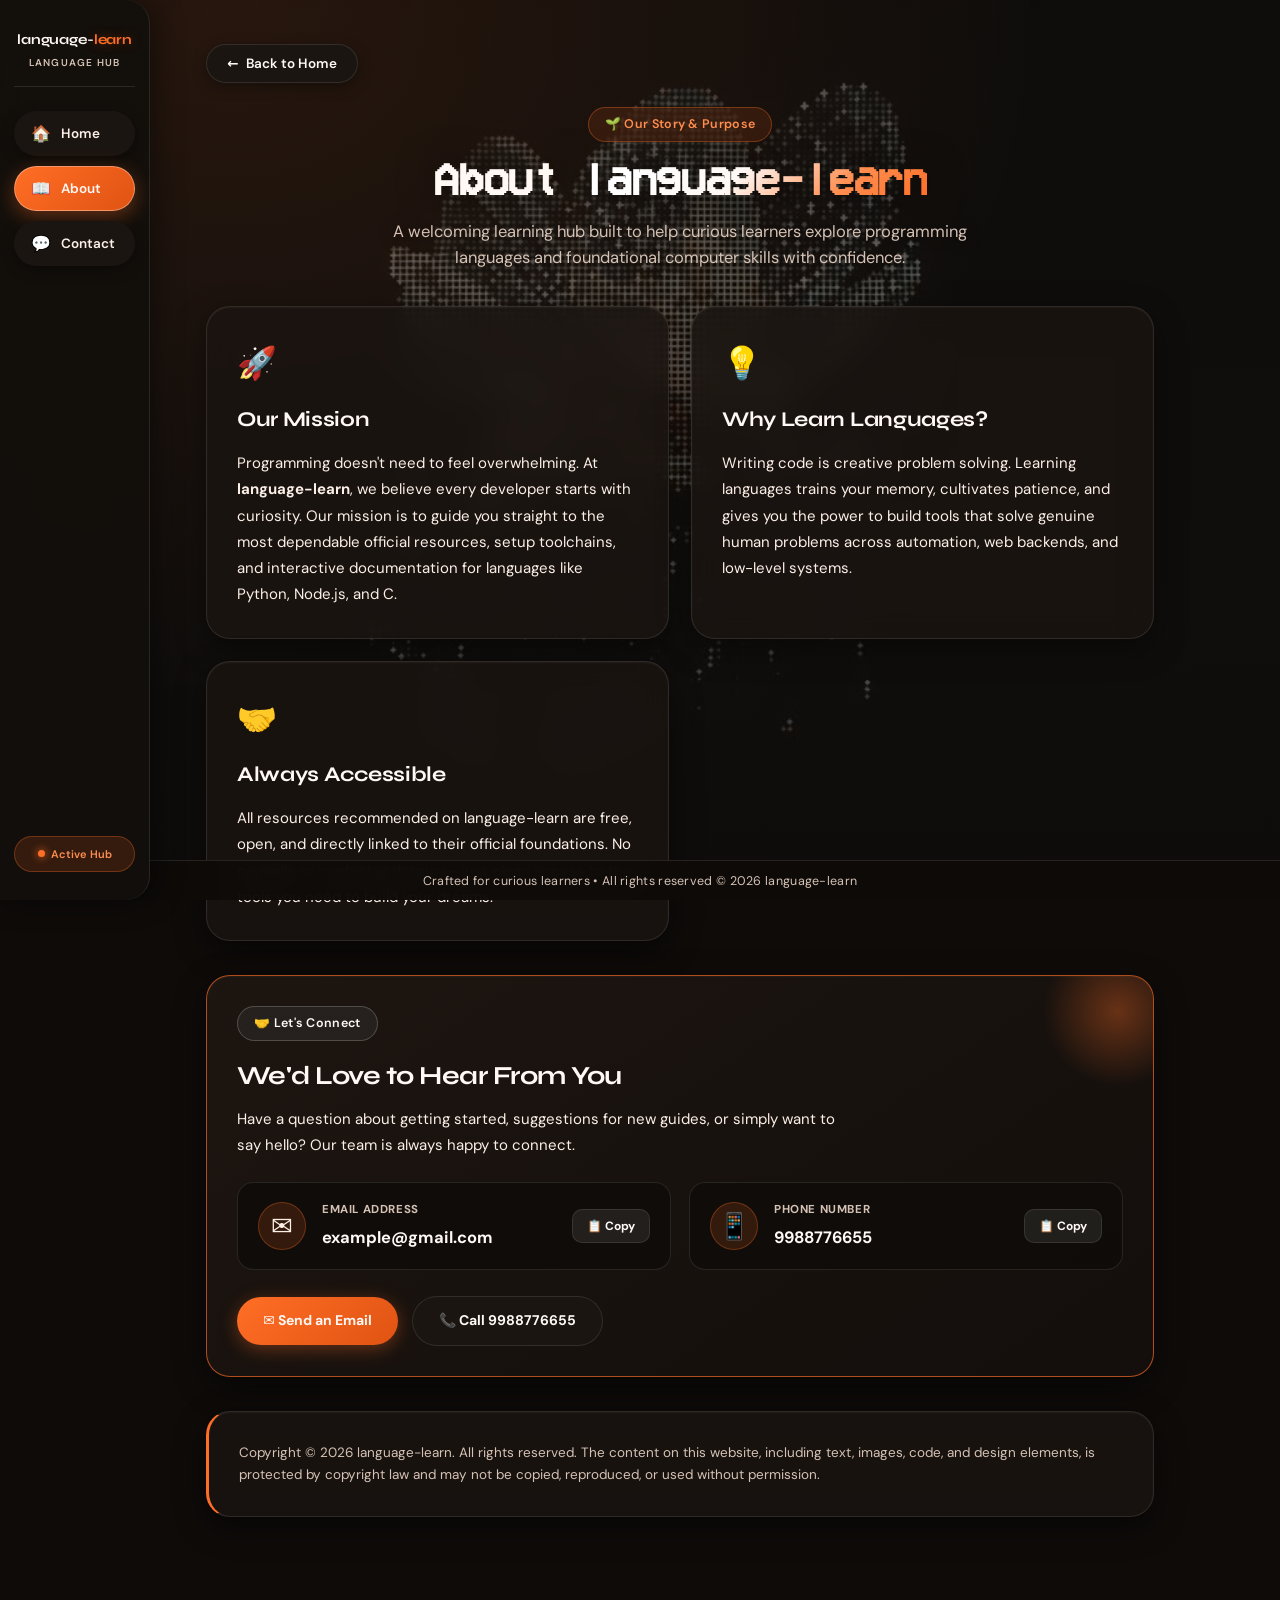
<file: about.html>
<!DOCTYPE html>
<html lang="en">

<head>
    <meta charset="UTF-8">
    <meta name="viewport" content="width=device-width, initial-scale=1.0">
    <title>About - language-learn</title>
    <link rel="stylesheet" href="styles.css">
</head>

<body>
    <!-- Decorative background video: fixed behind all content, never interactive -->
    <div class="bg-video bg-video--about" aria-hidden="true">
        <video class="bg-video__media" autoplay muted loop playsinline preload="metadata" disablepictureinpicture tabindex="-1" poster="assets/images/about-poster.jpg">
            <source src="assets/videos/about-background.mp4" type="video/mp4">
        </video>
    </div>

    <!-- Humanised Navigation Sidebar -->
    <aside class="sidebar">
        <div class="sidebar-brand">
            <div class="brand-logo-text">language-<span>learn</span></div>
            <div class="brand-tagline">Language Hub</div>
        </div>
        <div class="sidebar-nav-list">
            <button id="home" title="Go to Home"><span class="nav-icon">🏠</span> Home</button>
            <button id="about" class="active" title="About Page"><span class="nav-icon">📖</span> About</button>
            <button id="contact" title="Get in Touch"><span class="nav-icon">💬</span> Contact</button>
        </div>
        <div class="sidebar-status">
            <span class="pulse-dot"></span> Active Hub
        </div>
    </aside>

    <!-- Main Content Area -->
    <main class="main-content">
        <!-- Friendly Back Button -->
        <button id="back" class="btn-back" title="Return to home page">
            <span>←</span> Back to Home
        </button>

        <header style="text-align: center;">
            <div class="badge-pill">🌱 Our Story & Purpose</div>
            <h1>About <span class="gradient-text">language-learn</span></h1>
            <p class="subtitle">A welcoming learning hub built to help curious learners explore programming languages and foundational computer skills with confidence.</p>
        </header>

        <!-- About Overview Cards -->
        <section class="about-grid">
            <article class="glass-card">
                <span class="card-icon">🚀</span>
                <h2>Our Mission</h2>
                <p>
                    Programming doesn't need to feel overwhelming. At <strong>language-learn</strong>, we believe every developer starts with curiosity.
                    Our mission is to guide you straight to the most dependable official resources, setup toolchains, and interactive documentation for languages like Python, Node.js, and C.
                </p>
            </article>

            <article class="glass-card">
                <span class="card-icon">💡</span>
                <h2>Why Learn Languages?</h2>
                <p>
                    Writing code is creative problem solving. Learning languages trains your memory, cultivates patience, and gives you the power
                    to build tools that solve genuine human problems across automation, web backends, and low-level systems.
                </p>
            </article>

            <article class="glass-card">
                <span class="card-icon">🤝</span>
                <h2>Always Accessible</h2>
                <p>
                    All resources recommended on language-learn are free, open, and directly linked to their official foundations.
                    No paywalls or confusing detours—just clean access to the tools you need to build your dreams.
                </p>
            </article>
        </section>

        <!-- Humanised Contact Details Section -->
        <section id="contact-section" class="glass-card contact-section">
            <div class="contact-header">
                <span class="badge-pill warm-badge">🤝 Let's Connect</span>
                <h2>We'd Love to Hear From You</h2>
                <p class="contact-desc">Have a question about getting started, suggestions for new guides, or simply want to say hello? Our team is always happy to connect.</p>
            </div>

            <div class="contact-cards-container">
                <!-- Email Item -->
                <div class="contact-item">
                    <div class="contact-item-icon">✉️</div>
                    <div class="contact-item-info">
                        <span class="label">Email Address</span>
                        <a href="mailto:example@gmail.com" class="value" id="email-link">example@gmail.com</a>
                    </div>
                    <button class="copy-btn" id="copy-email" type="button" title="Copy email address">📋 Copy</button>
                </div>

                <!-- Phone Item -->
                <div class="contact-item">
                    <div class="contact-item-icon">📱</div>
                    <div class="contact-item-info">
                        <span class="label">Phone Number</span>
                        <a href="tel:9988776655" class="value" id="phone-link">9988776655</a>
                    </div>
                    <button class="copy-btn" id="copy-phone" type="button" title="Copy phone number">📋 Copy</button>
                </div>
            </div>

            <!-- Direct Quick Action Buttons -->
            <div class="contact-actions">
                <a href="mailto:example@gmail.com" class="action-btn primary-btn">✉️ Send an Email</a>
                <a href="tel:9988776655" class="action-btn secondary-btn">📞 Call 9988776655</a>
            </div>
        </section>

        <!-- Copyright & Terms Section -->
        <section class="glass-card copyright-card">
            <p>Copyright © 2026 language-learn. All rights reserved. The content on this website, including text, images,
                code, and design elements, is protected by copyright law and may not be copied, reproduced, or used without
                permission.</p>
        </section>
    </main>

    <!-- Footer -->
    <footer>Crafted for curious learners • All rights reserved &copy; 2026 language-learn</footer>

    <!-- Humanised Contact Modal -->
    <div id="contact-modal" class="modal-backdrop hidden" role="dialog" aria-modal="true" aria-labelledby="modal-title">
        <div class="modal-box">
            <button class="modal-close" id="modal-close" aria-label="Close modal">&times;</button>
            <div class="badge-pill warm-badge">🤝 Let's Connect</div>
            <h3 id="modal-title">Get In Touch</h3>
            <p>Reach out to us anytime via email or phone call:</p>

            <div class="modal-contact-details">
                <div class="modal-contact-row">
                    <span class="modal-icon">✉️</span>
                    <div>
                        <div class="label">Email Address</div>
                        <a href="mailto:example@gmail.com" class="value">example@gmail.com</a>
                    </div>
                </div>
                <div class="modal-contact-row">
                    <span class="modal-icon">📱</span>
                    <div>
                        <div class="label">Phone Number</div>
                        <a href="tel:9988776655" class="value">9988776655</a>
                    </div>
                </div>
            </div>

            <div class="modal-actions">
                <a href="mailto:example@gmail.com" class="action-btn primary-btn">✉️ Send an Email</a>
                <a href="tel:9988776655" class="action-btn secondary-btn">📞 Call 9988776655</a>
            </div>
        </div>
    </div>

    <!-- Notification Toast -->
    <div id="toast" class="toast hidden" role="status" aria-live="polite">Copied to clipboard!</div>

    <script src="javascipt1.js"></script>
</body>

</html>
</file>
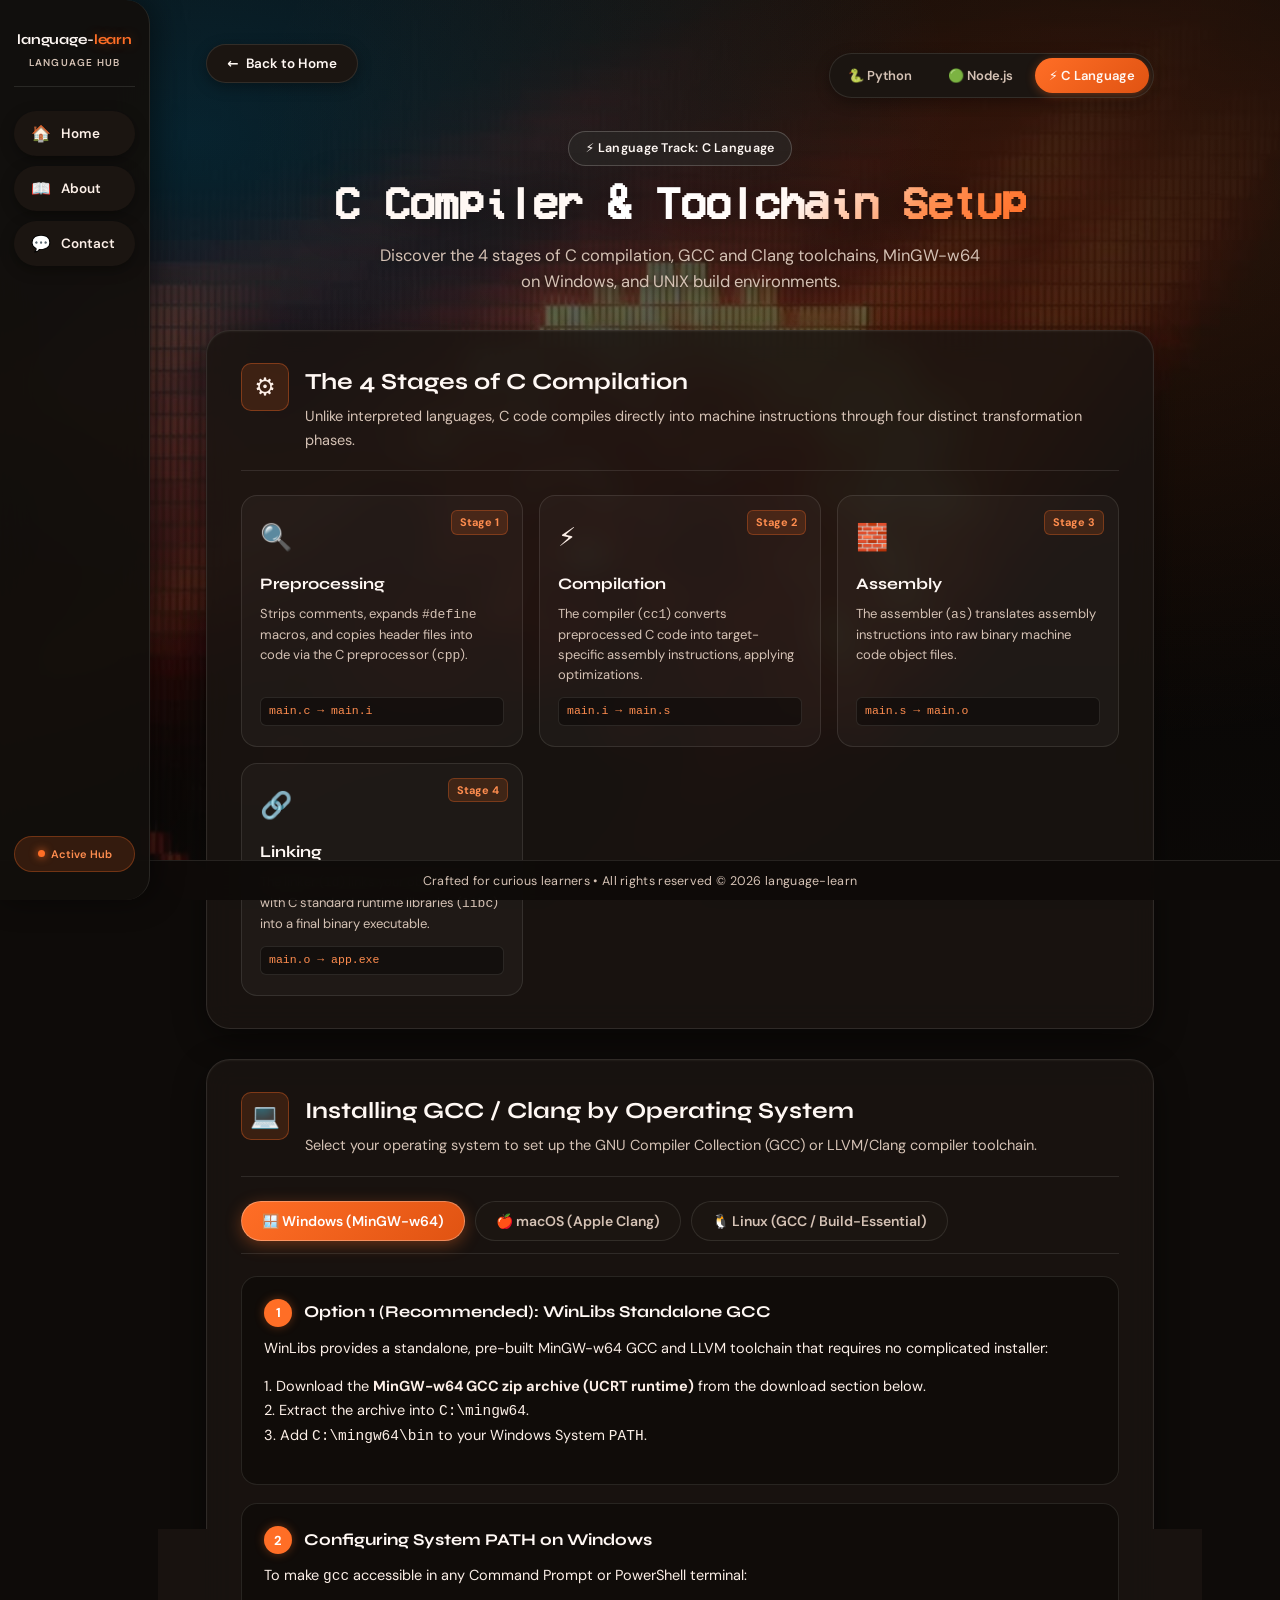
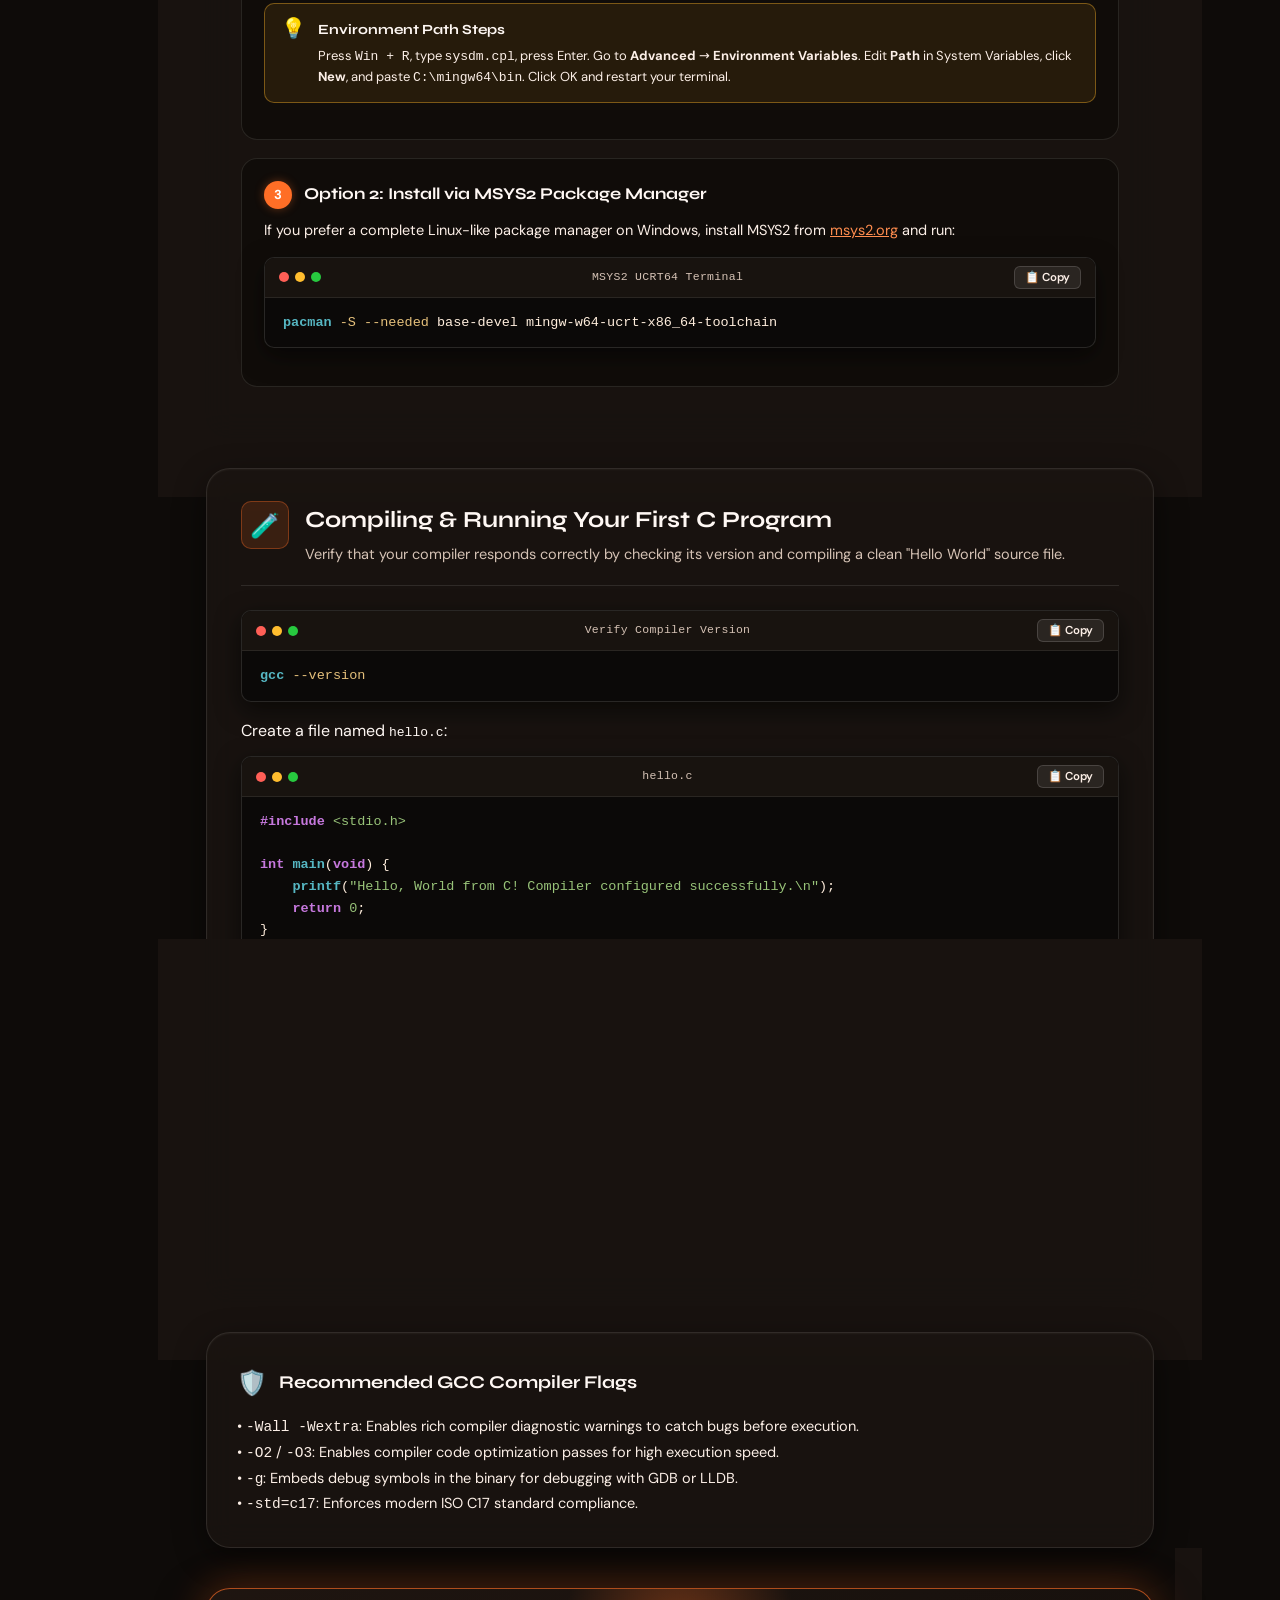
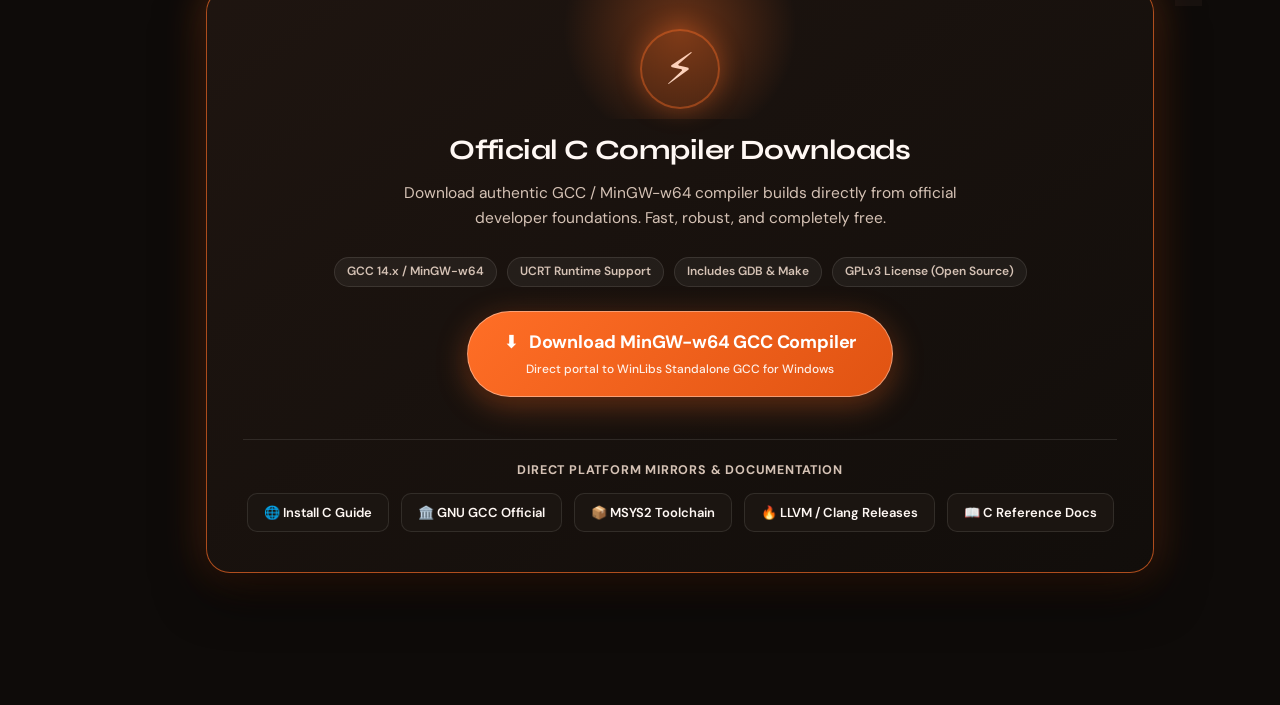
<file: c.html>
<!DOCTYPE html>
<html lang="en">

<head>
    <meta charset="UTF-8">
    <meta name="viewport" content="width=device-width, initial-scale=1.0">
    <title>C Compiler & Toolchain Setup - language-learn</title>
    <link rel="stylesheet" href="styles.css">
</head>

<body>
    <!-- Decorative background video: fixed behind all content, never interactive -->
    <div class="bg-video bg-video--c" aria-hidden="true">
        <video class="bg-video__media" autoplay muted loop playsinline preload="metadata" disablepictureinpicture tabindex="-1" poster="assets/images/home-poster.jpg">
            <source src="assets/videos/home-background.mp4" type="video/mp4">
        </video>
    </div>

    <!-- Humanised Navigation Sidebar -->
    <aside class="sidebar">
        <div class="sidebar-brand">
            <div class="brand-logo-text">language-<span>learn</span></div>
            <div class="brand-tagline">Language Hub</div>
        </div>
        <div class="sidebar-nav-list">
            <button id="home" title="Go to Home"><span class="nav-icon">🏠</span> Home</button>
            <button id="about" title="About Page"><span class="nav-icon">📖</span> About</button>
            <button id="contact" title="Get in Touch"><span class="nav-icon">💬</span> Contact</button>
        </div>
        <div class="sidebar-status">
            <span class="pulse-dot"></span> Active Hub
        </div>
    </aside>

    <!-- Main Content Area -->
    <main class="main-content">
        <!-- Top Navigation Bar -->
        <div class="lang-header-nav">
            <button id="back" class="btn-back" title="Return to home page">
                <span>←</span> Back to Home
            </button>
            <div class="lang-switcher-row">
                <a href="python.html" class="lang-pill-link">🐍 Python</a>
                <a href="nodejs.html" class="lang-pill-link">🟢 Node.js</a>
                <a href="c.html" class="lang-pill-link active">⚡ C Language</a>
            </div>
        </div>

        <header style="text-align: center; margin-bottom: 28px;">
            <div class="badge-pill warm-badge">⚡ Language Track: C Language</div>
            <h1>C Compiler <span class="gradient-text">&amp; Toolchain Setup</span></h1>
            <p class="subtitle">Discover the 4 stages of C compilation, GCC and Clang toolchains, MinGW-w64 on Windows, and UNIX build environments.</p>
        </header>

        <!-- Compiler Pipeline Breakdown -->
        <section class="guide-section">
            <div class="section-header">
                <div class="section-icon-box">⚙️</div>
                <div>
                    <h2>The 4 Stages of C Compilation</h2>
                    <p>Unlike interpreted languages, C code compiles directly into machine instructions through four distinct transformation phases.</p>
                </div>
            </div>

            <div class="pipeline-grid">
                <div class="pipeline-card">
                    <span class="pipeline-step-badge">Stage 1</span>
                    <div class="pipeline-card-icon">🔍</div>
                    <h3>Preprocessing</h3>
                    <p>Strips comments, expands <code>#define</code> macros, and copies header files into code via the C preprocessor (<code>cpp</code>).</p>
                    <span class="pipeline-subtag">main.c &rarr; main.i</span>
                </div>

                <div class="pipeline-card">
                    <span class="pipeline-step-badge">Stage 2</span>
                    <div class="pipeline-card-icon">⚡</div>
                    <h3>Compilation</h3>
                    <p>The compiler (<code>cc1</code>) converts preprocessed C code into target-specific assembly instructions, applying optimizations.</p>
                    <span class="pipeline-subtag">main.i &rarr; main.s</span>
                </div>

                <div class="pipeline-card">
                    <span class="pipeline-step-badge">Stage 3</span>
                    <div class="pipeline-card-icon">🧱</div>
                    <h3>Assembly</h3>
                    <p>The assembler (<code>as</code>) translates assembly instructions into raw binary machine code object files.</p>
                    <span class="pipeline-subtag">main.s &rarr; main.o</span>
                </div>

                <div class="pipeline-card">
                    <span class="pipeline-step-badge">Stage 4</span>
                    <div class="pipeline-card-icon">🔗</div>
                    <h3>Linking</h3>
                    <p>The linker (<code>ld</code>) links your object code with C standard runtime libraries (<code>libc</code>) into a final binary executable.</p>
                    <span class="pipeline-subtag">main.o &rarr; app.exe</span>
                </div>
            </div>
        </section>

        <!-- OS Installation Guides with Interactive Tabs -->
        <section class="guide-section">
            <div class="section-header">
                <div class="section-icon-box">💻</div>
                <div>
                    <h2>Installing GCC / Clang by Operating System</h2>
                    <p>Select your operating system to set up the GNU Compiler Collection (GCC) or LLVM/Clang compiler toolchain.</p>
                </div>
            </div>

            <div class="os-tabs-container">
                <div class="os-tabs-nav">
                    <button class="os-tab-btn active" data-tab="windows">🪟 Windows (MinGW-w64)</button>
                    <button class="os-tab-btn" data-tab="macos">🍎 macOS (Apple Clang)</button>
                    <button class="os-tab-btn" data-tab="linux">🐧 Linux (GCC / Build-Essential)</button>
                </div>

                <!-- Windows Panel -->
                <div class="os-panel active" id="panel-windows">
                    <div class="step-item">
                        <div class="step-title-row">
                            <span class="step-number-circle">1</span>
                            <h3>Option 1 (Recommended): WinLibs Standalone GCC</h3>
                        </div>
                        <p class="step-desc">WinLibs provides a standalone, pre-built MinGW-w64 GCC and LLVM toolchain that requires no complicated installer:</p>
                        <p class="step-desc">1. Download the <strong>MinGW-w64 GCC zip archive (UCRT runtime)</strong> from the download section below.<br>
                        2. Extract the archive into <code>C:\mingw64</code>.<br>
                        3. Add <code>C:\mingw64\bin</code> to your Windows System <code>PATH</code>.</p>
                    </div>

                    <div class="step-item">
                        <div class="step-title-row">
                            <span class="step-number-circle">2</span>
                            <h3>Configuring System PATH on Windows</h3>
                        </div>
                        <p class="step-desc">To make <code>gcc</code> accessible in any Command Prompt or PowerShell terminal:</p>
                        <div class="callout-box warning">
                            <span class="callout-icon">💡</span>
                            <div class="callout-text">
                                <h4>Environment Path Steps</h4>
                                <p>Press <kbd>Win + R</kbd>, type <code>sysdm.cpl</code>, press Enter. Go to <strong>Advanced</strong> &rarr; <strong>Environment Variables</strong>. Edit <strong>Path</strong> in System Variables, click <strong>New</strong>, and paste <code>C:\mingw64\bin</code>. Click OK and restart your terminal.</p>
                            </div>
                        </div>
                    </div>

                    <div class="step-item">
                        <div class="step-title-row">
                            <span class="step-number-circle">3</span>
                            <h3>Option 2: Install via MSYS2 Package Manager</h3>
                        </div>
                        <p class="step-desc">If you prefer a complete Linux-like package manager on Windows, install MSYS2 from <a href="https://www.msys2.org/" target="_blank" style="color: var(--color-orange-light);">msys2.org</a> and run:</p>
                        <div class="code-window">
                            <div class="code-window-bar">
                                <div class="code-window-dots">
                                    <span class="code-dot red"></span>
                                    <span class="code-dot yellow"></span>
                                    <span class="code-dot green"></span>
                                </div>
                                <span class="code-window-title">MSYS2 UCRT64 Terminal</span>
                                <button class="copy-code-btn" type="button" title="Copy command">📋 Copy</button>
                            </div>
                            <pre class="code-content-pre"><code><span class="code-cmd">pacman</span> <span class="code-flag">-S</span> <span class="code-flag">--needed</span> base-devel mingw-w64-ucrt-x86_64-toolchain</code></pre>
                        </div>
                    </div>
                </div>

                <!-- macOS Panel -->
                <div class="os-panel" id="panel-macos">
                    <div class="step-item">
                        <div class="step-title-row">
                            <span class="step-number-circle">1</span>
                            <h3>Install Apple Clang via Command Line Tools</h3>
                        </div>
                        <p class="step-desc">Apple ships an optimized version of the LLVM/Clang C compiler. You can install it with a single terminal command without downloading Xcode:</p>
                        <div class="code-window">
                            <div class="code-window-bar">
                                <div class="code-window-dots">
                                    <span class="code-dot red"></span>
                                    <span class="code-dot yellow"></span>
                                    <span class="code-dot green"></span>
                                </div>
                                <span class="code-window-title">macOS Terminal</span>
                                <button class="copy-code-btn" type="button" title="Copy command">📋 Copy</button>
                            </div>
                            <pre class="code-content-pre"><code><span class="code-cmd">xcode-select</span> <span class="code-flag">--install</span></code></pre>
                        </div>
                        <p class="step-desc">A dialog will appear on your screen. Click <strong>"Install"</strong> and agree to the license terms.</p>
                    </div>

                    <div class="step-item">
                        <div class="step-title-row">
                            <span class="step-number-circle">2</span>
                            <h3>Optional: Install GNU GCC via Homebrew</h3>
                        </div>
                        <p class="step-desc">If your project strictly requires GNU GCC rather than Clang, install it using Homebrew:</p>
                        <div class="code-window">
                            <div class="code-window-bar">
                                <div class="code-window-dots">
                                    <span class="code-dot red"></span>
                                    <span class="code-dot yellow"></span>
                                    <span class="code-dot green"></span>
                                </div>
                                <span class="code-window-title">macOS Terminal (zsh)</span>
                                <button class="copy-code-btn" type="button" title="Copy command">📋 Copy</button>
                            </div>
                            <pre class="code-content-pre"><code><span class="code-cmd">brew</span> <span class="code-arg">install</span> gcc</code></pre>
                        </div>
                    </div>
                </div>

                <!-- Linux Panel -->
                <div class="os-panel" id="panel-linux">
                    <div class="step-item">
                        <div class="step-title-row">
                            <span class="step-number-circle">1</span>
                            <h3>Install build-essential (GCC, Make, GDB)</h3>
                        </div>
                        <p class="step-desc">Debian and Ubuntu provide the <code>build-essential</code> meta-package containing GCC, G++, Make, and the C standard library headers:</p>
                        <div class="code-window">
                            <div class="code-window-bar">
                                <div class="code-window-dots">
                                    <span class="code-dot red"></span>
                                    <span class="code-dot yellow"></span>
                                    <span class="code-dot green"></span>
                                </div>
                                <span class="code-window-title">Bash (Ubuntu / Debian / Mint)</span>
                                <button class="copy-code-btn" type="button" title="Copy command">📋 Copy</button>
                            </div>
                            <pre class="code-content-pre"><code><span class="code-cmd">sudo</span> apt update &amp;&amp; <span class="code-cmd">sudo</span> apt install <span class="code-flag">-y</span> build-essential gdb valgrind</code></pre>
                        </div>
                    </div>

                    <div class="step-item">
                        <div class="step-title-row">
                            <span class="step-number-circle">2</span>
                            <h3>For Fedora / Red Hat / CentOS</h3>
                        </div>
                        <p class="step-desc">On RPM-based distributions, install the Development Tools group:</p>
                        <div class="code-window">
                            <div class="code-window-bar">
                                <div class="code-window-dots">
                                    <span class="code-dot red"></span>
                                    <span class="code-dot yellow"></span>
                                    <span class="code-dot green"></span>
                                </div>
                                <span class="code-window-title">Bash (Fedora / RHEL)</span>
                                <button class="copy-code-btn" type="button" title="Copy command">📋 Copy</button>
                            </div>
                            <pre class="code-content-pre"><code><span class="code-cmd">sudo</span> dnf groupinstall <span class="code-str">"Development Tools"</span> <span class="code-flag">-y</span></code></pre>
                        </div>
                    </div>
                </div>
            </div>
        </section>

        <!-- Verification & Test Run Section -->
        <section class="guide-section">
            <div class="section-header">
                <div class="section-icon-box">🧪</div>
                <div>
                    <h2>Compiling &amp; Running Your First C Program</h2>
                    <p>Verify that your compiler responds correctly by checking its version and compiling a clean "Hello World" source file.</p>
                </div>
            </div>

            <div class="code-window">
                <div class="code-window-bar">
                    <div class="code-window-dots">
                        <span class="code-dot red"></span>
                        <span class="code-dot yellow"></span>
                        <span class="code-dot green"></span>
                    </div>
                    <span class="code-window-title">Verify Compiler Version</span>
                    <button class="copy-code-btn" type="button" title="Copy command">📋 Copy</button>
                </div>
                <pre class="code-content-pre"><code><span class="code-cmd">gcc</span> <span class="code-flag">--version</span></code></pre>
            </div>

            <p style="margin: 16px 0 10px 0; color: var(--color-white-orange);">Create a file named <code>hello.c</code>:</p>
            <div class="code-window">
                <div class="code-window-bar">
                    <div class="code-window-dots">
                        <span class="code-dot red"></span>
                        <span class="code-dot yellow"></span>
                        <span class="code-dot green"></span>
                    </div>
                    <span class="code-window-title">hello.c</span>
                    <button class="copy-code-btn" type="button" title="Copy code">📋 Copy</button>
                </div>
                <pre class="code-content-pre"><code><span class="code-kw">#include</span> <span class="code-str">&lt;stdio.h&gt;</span>

<span class="code-kw">int</span> <span class="code-cmd">main</span>(<span class="code-kw">void</span>) {
    <span class="code-cmd">printf</span>(<span class="code-str">"Hello, World from C! Compiler configured successfully.\n"</span>);
    <span class="code-kw">return</span> <span class="code-arg">0</span>;
}</code></pre>
            </div>

            <p style="margin: 16px 0 10px 0; color: var(--color-white-orange);">Compile and execute using GCC:</p>
            <div class="code-window">
                <div class="code-window-bar">
                    <div class="code-window-dots">
                        <span class="code-dot red"></span>
                        <span class="code-dot yellow"></span>
                        <span class="code-dot green"></span>
                    </div>
                    <span class="code-window-title">Compile &amp; Run Terminal Commands</span>
                    <button class="copy-code-btn" type="button" title="Copy command">📋 Copy</button>
                </div>
                <pre class="code-content-pre"><code><span class="code-comment"># 1. Compile with all warnings (-Wall, -Wextra) and optimization (-O2)</span>
<span class="code-cmd">gcc</span> <span class="code-flag">-Wall</span> <span class="code-flag">-Wextra</span> <span class="code-flag">-O2</span> hello.c <span class="code-flag">-o</span> hello

<span class="code-comment"># 2. Run the executable</span>
<span class="code-comment"># On Windows:</span>
.\hello.exe
<span class="code-comment"># On macOS / Linux:</span>
./hello</code></pre>
            </div>
        </section>

        <!-- Compiler Flags Reference Card -->
        <section class="glass-card" style="margin-bottom: 30px;">
            <div style="display: flex; align-items: center; gap: 12px; margin-bottom: 12px;">
                <span style="font-size: 24px;">🛡️</span>
                <h3 style="font-size: 18px; color: var(--color-white-orange);">Recommended GCC Compiler Flags</h3>
            </div>
            <p style="color: var(--color-white-orange-body); font-size: 14.5px; line-height: 1.7;">
                • <code>-Wall -Wextra</code>: Enables rich compiler diagnostic warnings to catch bugs before execution.<br>
                • <code>-O2</code> / <code>-O3</code>: Enables compiler code optimization passes for high execution speed.<br>
                • <code>-g</code>: Embeds debug symbols in the binary for debugging with GDB or LLDB.<br>
                • <code>-std=c17</code>: Enforces modern ISO C17 standard compliance.
            </p>
        </section>

        <!-- Prominent Official Download Section at Bottom -->
        <section class="download-hero-section">
            <div class="download-emblem">⚡</div>
            <h2 class="download-hero-title">Official C Compiler Downloads</h2>
            <p class="download-hero-desc">Download authentic GCC / MinGW-w64 compiler builds directly from official developer foundations. Fast, robust, and completely free.</p>

            <div class="download-meta-row">
                <span class="download-meta-pill">GCC 14.x / MinGW-w64</span>
                <span class="download-meta-pill">UCRT Runtime Support</span>
                <span class="download-meta-pill">Includes GDB &amp; Make</span>
                <span class="download-meta-pill">GPLv3 License (Open Source)</span>
            </div>

            <!-- Primary Download Link Button -->
            <a href="https://winlibs.com/" target="_blank" rel="noopener noreferrer" class="download-cta-btn">
                <span class="download-cta-main">
                    <span>⬇️</span> Download MinGW-w64 GCC Compiler
                </span>
                <span class="download-cta-sub">Direct portal to WinLibs Standalone GCC for Windows</span>
            </a>

            <!-- Alternative Mirrors & Platform Direct Links -->
            <div class="download-mirrors-container">
                <div class="download-mirrors-title">Direct Platform Mirrors &amp; Documentation</div>
                <div class="download-mirrors-grid">
                    <a href="https://installc.org/" target="_blank" rel="noopener noreferrer" class="mirror-link">🌐 Install C Guide</a>
                    <a href="https://gcc.gnu.org/" target="_blank" rel="noopener noreferrer" class="mirror-link">🏛️ GNU GCC Official</a>
                    <a href="https://www.msys2.org/" target="_blank" rel="noopener noreferrer" class="mirror-link">📦 MSYS2 Toolchain</a>
                    <a href="https://releases.llvm.org/" target="_blank" rel="noopener noreferrer" class="mirror-link">🔥 LLVM / Clang Releases</a>
                    <a href="https://en.cppreference.com/w/c" target="_blank" rel="noopener noreferrer" class="mirror-link">📖 C Reference Docs</a>
                </div>
            </div>
        </section>
    </main>

    <!-- Footer -->
    <footer>Crafted for curious learners • All rights reserved &copy; 2026 language-learn</footer>

    <!-- Humanised Contact Modal -->
    <div id="contact-modal" class="modal-backdrop hidden" role="dialog" aria-modal="true" aria-labelledby="modal-title">
        <div class="modal-box">
            <button class="modal-close" id="modal-close" aria-label="Close modal">&times;</button>
            <div class="badge-pill warm-badge">🤝 Let's Connect</div>
            <h3 id="modal-title">Get In Touch</h3>
            <p>Reach out to us anytime via email or phone call:</p>

            <div class="modal-contact-details">
                <div class="modal-contact-row">
                    <span class="modal-icon">✉️</span>
                    <div>
                        <div class="label">Email Address</div>
                        <a href="mailto:example@gmail.com" class="value">example@gmail.com</a>
                    </div>
                </div>
                <div class="modal-contact-row">
                    <span class="modal-icon">📱</span>
                    <div>
                        <div class="label">Phone Number</div>
                        <a href="tel:9988776655" class="value">9988776655</a>
                    </div>
                </div>
            </div>

            <div class="modal-actions">
                <a href="mailto:example@gmail.com" class="action-btn primary-btn">✉️ Send an Email</a>
                <a href="tel:9988776655" class="action-btn secondary-btn">📞 Call 9988776655</a>
            </div>
        </div>
    </div>

    <!-- Notification Toast -->
    <div id="toast" class="toast hidden" role="status" aria-live="polite">Copied to clipboard!</div>

    <script src="javascipt1.js"></script>
</body>

</html>
</file>
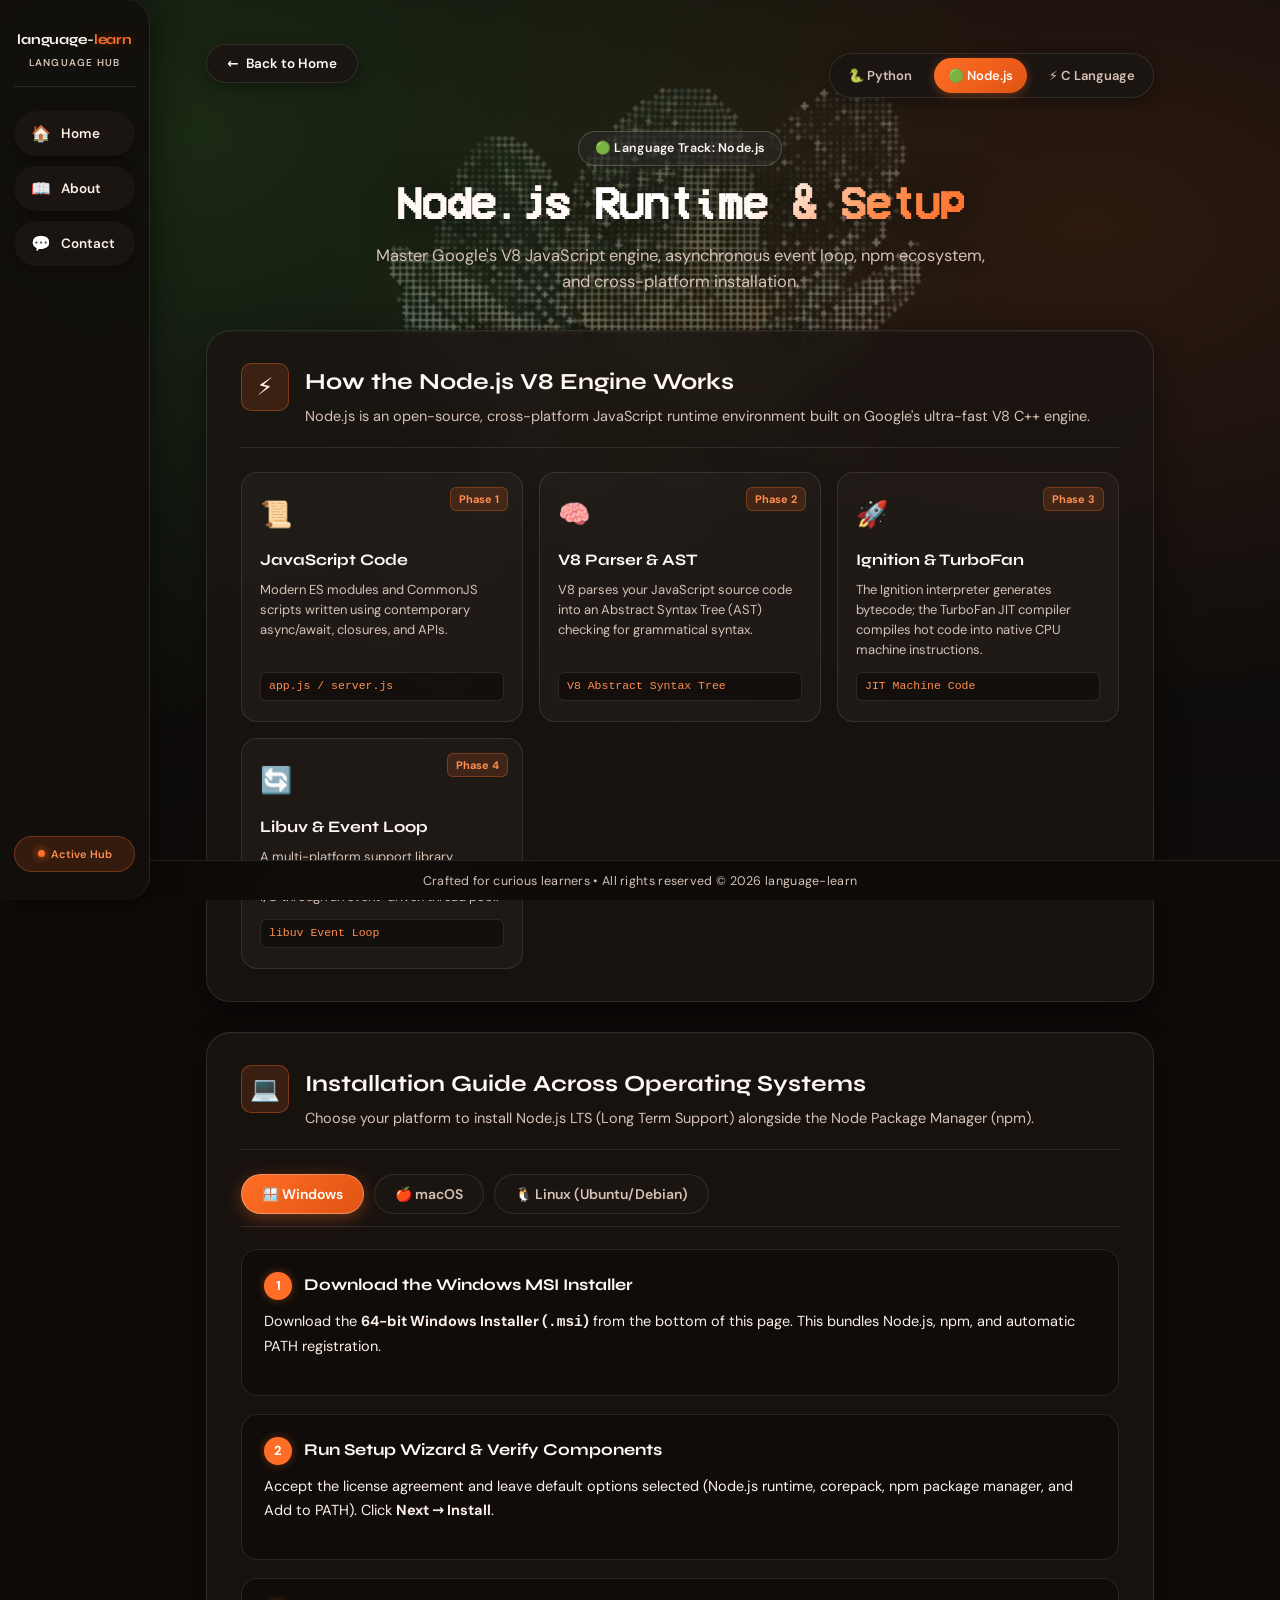
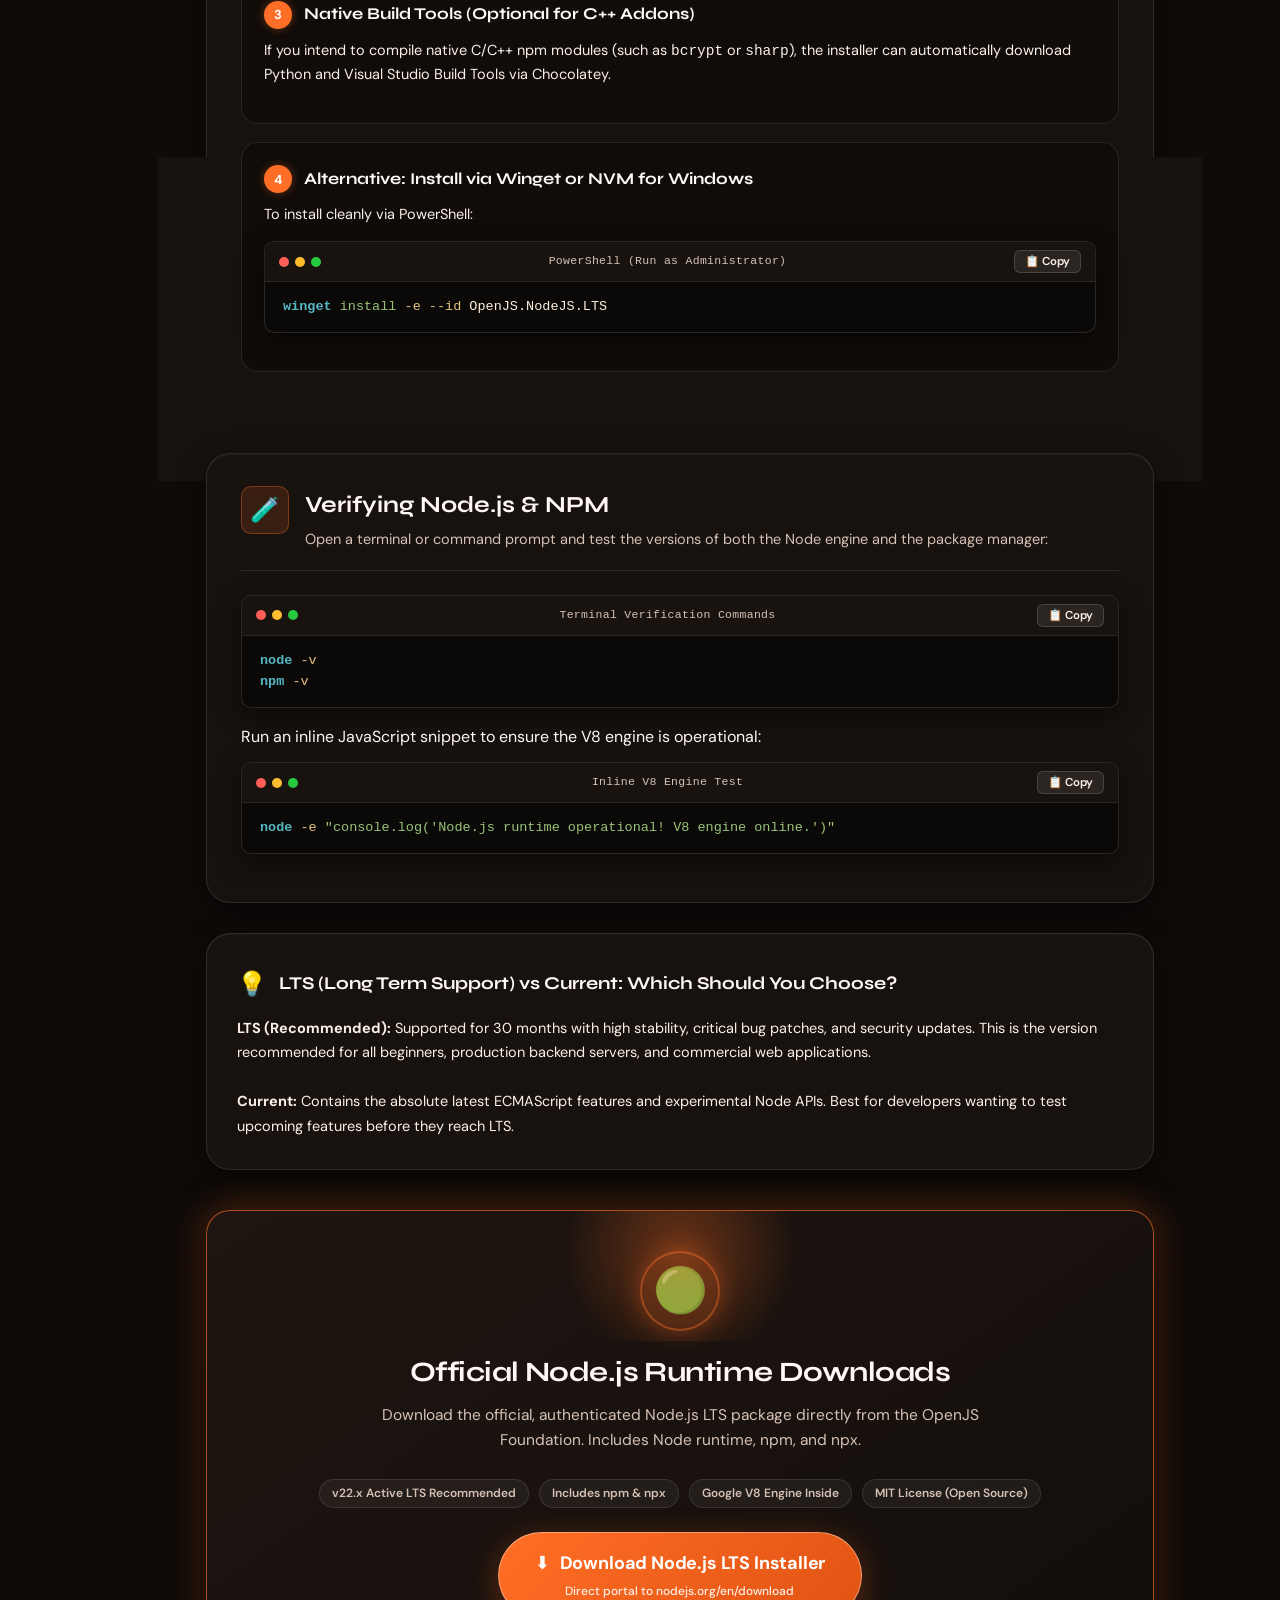
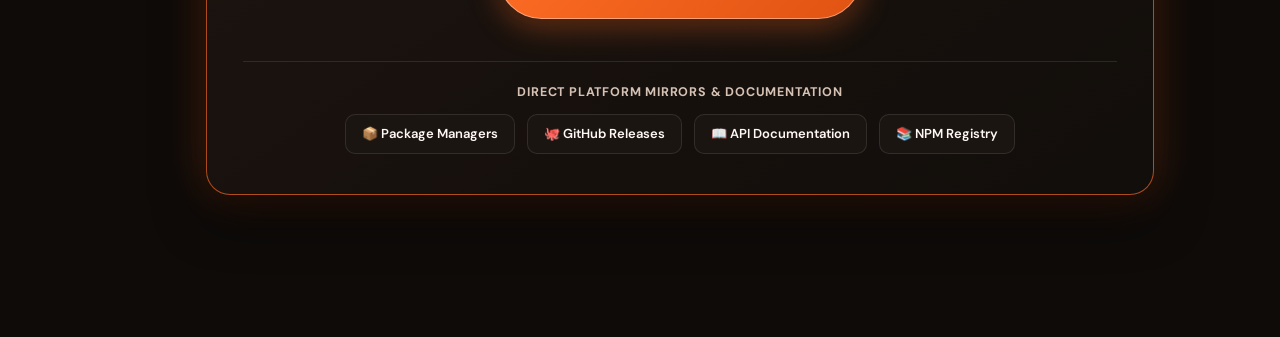
<file: nodejs.html>
<!DOCTYPE html>
<html lang="en">

<head>
    <meta charset="UTF-8">
    <meta name="viewport" content="width=device-width, initial-scale=1.0">
    <title>Node.js Runtime & Setup - language-learn</title>
    <link rel="stylesheet" href="styles.css">
</head>

<body>
    <!-- Decorative background video: fixed behind all content, never interactive -->
    <div class="bg-video bg-video--nodejs" aria-hidden="true">
        <video class="bg-video__media" autoplay muted loop playsinline preload="metadata" disablepictureinpicture tabindex="-1" poster="assets/images/about-poster.jpg">
            <source src="assets/videos/about-background.mp4" type="video/mp4">
        </video>
    </div>

    <!-- Humanised Navigation Sidebar -->
    <aside class="sidebar">
        <div class="sidebar-brand">
            <div class="brand-logo-text">language-<span>learn</span></div>
            <div class="brand-tagline">Language Hub</div>
        </div>
        <div class="sidebar-nav-list">
            <button id="home" title="Go to Home"><span class="nav-icon">🏠</span> Home</button>
            <button id="about" title="About Page"><span class="nav-icon">📖</span> About</button>
            <button id="contact" title="Get in Touch"><span class="nav-icon">💬</span> Contact</button>
        </div>
        <div class="sidebar-status">
            <span class="pulse-dot"></span> Active Hub
        </div>
    </aside>

    <!-- Main Content Area -->
    <main class="main-content">
        <!-- Top Navigation Bar -->
        <div class="lang-header-nav">
            <button id="back" class="btn-back" title="Return to home page">
                <span>←</span> Back to Home
            </button>
            <div class="lang-switcher-row">
                <a href="python.html" class="lang-pill-link">🐍 Python</a>
                <a href="nodejs.html" class="lang-pill-link active">🟢 Node.js</a>
                <a href="c.html" class="lang-pill-link">⚡ C Language</a>
            </div>
        </div>

        <header style="text-align: center; margin-bottom: 28px;">
            <div class="badge-pill warm-badge">🟢 Language Track: Node.js</div>
            <h1>Node.js <span class="gradient-text">Runtime &amp; Setup</span></h1>
            <p class="subtitle">Master Google's V8 JavaScript engine, asynchronous event loop, npm ecosystem, and cross-platform installation.</p>
        </header>

        <!-- Compiler / Engine Architecture Breakdown -->
        <section class="guide-section">
            <div class="section-header">
                <div class="section-icon-box">⚡</div>
                <div>
                    <h2>How the Node.js V8 Engine Works</h2>
                    <p>Node.js is an open-source, cross-platform JavaScript runtime environment built on Google's ultra-fast V8 C++ engine.</p>
                </div>
            </div>

            <div class="pipeline-grid">
                <div class="pipeline-card">
                    <span class="pipeline-step-badge">Phase 1</span>
                    <div class="pipeline-card-icon">📜</div>
                    <h3>JavaScript Code</h3>
                    <p>Modern ES modules and CommonJS scripts written using contemporary async/await, closures, and APIs.</p>
                    <span class="pipeline-subtag">app.js / server.js</span>
                </div>

                <div class="pipeline-card">
                    <span class="pipeline-step-badge">Phase 2</span>
                    <div class="pipeline-card-icon">🧠</div>
                    <h3>V8 Parser &amp; AST</h3>
                    <p>V8 parses your JavaScript source code into an Abstract Syntax Tree (AST) checking for grammatical syntax.</p>
                    <span class="pipeline-subtag">V8 Abstract Syntax Tree</span>
                </div>

                <div class="pipeline-card">
                    <span class="pipeline-step-badge">Phase 3</span>
                    <div class="pipeline-card-icon">🚀</div>
                    <h3>Ignition &amp; TurboFan</h3>
                    <p>The Ignition interpreter generates bytecode; the TurboFan JIT compiler compiles hot code into native CPU machine instructions.</p>
                    <span class="pipeline-subtag">JIT Machine Code</span>
                </div>

                <div class="pipeline-card">
                    <span class="pipeline-step-badge">Phase 4</span>
                    <div class="pipeline-card-icon">🔄</div>
                    <h3>Libuv &amp; Event Loop</h3>
                    <p>A multi-platform support library providing asynchronous non-blocking I/O through an event-driven thread pool.</p>
                    <span class="pipeline-subtag">libuv Event Loop</span>
                </div>
            </div>
        </section>

        <!-- OS Installation Guides with Interactive Tabs -->
        <section class="guide-section">
            <div class="section-header">
                <div class="section-icon-box">💻</div>
                <div>
                    <h2>Installation Guide Across Operating Systems</h2>
                    <p>Choose your platform to install Node.js LTS (Long Term Support) alongside the Node Package Manager (npm).</p>
                </div>
            </div>

            <div class="os-tabs-container">
                <div class="os-tabs-nav">
                    <button class="os-tab-btn active" data-tab="windows">🪟 Windows</button>
                    <button class="os-tab-btn" data-tab="macos">🍎 macOS</button>
                    <button class="os-tab-btn" data-tab="linux">🐧 Linux (Ubuntu/Debian)</button>
                </div>

                <!-- Windows Panel -->
                <div class="os-panel active" id="panel-windows">
                    <div class="step-item">
                        <div class="step-title-row">
                            <span class="step-number-circle">1</span>
                            <h3>Download the Windows MSI Installer</h3>
                        </div>
                        <p class="step-desc">Download the <strong>64-bit Windows Installer (<code>.msi</code>)</strong> from the bottom of this page. This bundles Node.js, npm, and automatic PATH registration.</p>
                    </div>

                    <div class="step-item">
                        <div class="step-title-row">
                            <span class="step-number-circle">2</span>
                            <h3>Run Setup Wizard &amp; Verify Components</h3>
                        </div>
                        <p class="step-desc">Accept the license agreement and leave default options selected (Node.js runtime, corepack, npm package manager, and Add to PATH). Click <strong>Next &rarr; Install</strong>.</p>
                    </div>

                    <div class="step-item">
                        <div class="step-title-row">
                            <span class="step-number-circle">3</span>
                            <h3>Native Build Tools (Optional for C++ Addons)</h3>
                        </div>
                        <p class="step-desc">If you intend to compile native C/C++ npm modules (such as <code>bcrypt</code> or <code>sharp</code>), the installer can automatically download Python and Visual Studio Build Tools via Chocolatey.</p>
                    </div>

                    <div class="step-item">
                        <div class="step-title-row">
                            <span class="step-number-circle">4</span>
                            <h3>Alternative: Install via Winget or NVM for Windows</h3>
                        </div>
                        <p class="step-desc">To install cleanly via PowerShell:</p>
                        <div class="code-window">
                            <div class="code-window-bar">
                                <div class="code-window-dots">
                                    <span class="code-dot red"></span>
                                    <span class="code-dot yellow"></span>
                                    <span class="code-dot green"></span>
                                </div>
                                <span class="code-window-title">PowerShell (Run as Administrator)</span>
                                <button class="copy-code-btn" type="button" title="Copy command">📋 Copy</button>
                            </div>
                            <pre class="code-content-pre"><code><span class="code-cmd">winget</span> <span class="code-arg">install</span> <span class="code-flag">-e</span> <span class="code-flag">--id</span> OpenJS.NodeJS.LTS</code></pre>
                        </div>
                    </div>
                </div>

                <!-- macOS Panel -->
                <div class="os-panel" id="panel-macos">
                    <div class="step-item">
                        <div class="step-title-row">
                            <span class="step-number-circle">1</span>
                            <h3>Option A: Install with Homebrew (Recommended)</h3>
                        </div>
                        <p class="step-desc">Homebrew ensures smooth version upgrades and integrates directly with your macOS user environment:</p>
                        <div class="code-window">
                            <div class="code-window-bar">
                                <div class="code-window-dots">
                                    <span class="code-dot red"></span>
                                    <span class="code-dot yellow"></span>
                                    <span class="code-dot green"></span>
                                </div>
                                <span class="code-window-title">macOS Terminal (zsh)</span>
                                <button class="copy-code-btn" type="button" title="Copy command">📋 Copy</button>
                            </div>
                            <pre class="code-content-pre"><code><span class="code-cmd">brew</span> <span class="code-arg">install</span> node@22 &amp;&amp; <span class="code-cmd">brew</span> <span class="code-arg">link</span> node@22</code></pre>
                        </div>
                    </div>

                    <div class="step-item">
                        <div class="step-title-row">
                            <span class="step-number-circle">2</span>
                            <h3>Option B: Official macOS Installer (.pkg)</h3>
                        </div>
                        <p class="step-desc">Download the universal Apple Silicon / Intel <code>.pkg</code> installer from python/nodejs download links below and run the guided installer.</p>
                    </div>

                    <div class="step-item">
                        <div class="step-title-row">
                            <span class="step-number-circle">3</span>
                            <h3>Option C: Using NVM (Node Version Manager)</h3>
                        </div>
                        <p class="step-desc">If you work across different projects requiring different Node versions, install NVM:</p>
                        <div class="code-window">
                            <div class="code-window-bar">
                                <div class="code-window-dots">
                                    <span class="code-dot red"></span>
                                    <span class="code-dot yellow"></span>
                                    <span class="code-dot green"></span>
                                </div>
                                <span class="code-window-title">macOS Terminal (zsh)</span>
                                <button class="copy-code-btn" type="button" title="Copy command">📋 Copy</button>
                            </div>
                            <pre class="code-content-pre"><code><span class="code-cmd">curl</span> <span class="code-flag">-o-</span> https://raw.githubusercontent.com/nvm-sh/nvm/v0.40.1/install.sh | <span class="code-cmd">bash</span>
<span class="code-cmd">nvm</span> <span class="code-arg">install</span> <span class="code-flag">--lts</span></code></pre>
                        </div>
                    </div>
                </div>

                <!-- Linux Panel -->
                <div class="os-panel" id="panel-linux">
                    <div class="step-item">
                        <div class="step-title-row">
                            <span class="step-number-circle">1</span>
                            <h3>Add Official NodeSource Node 22.x LTS Repository</h3>
                        </div>
                        <p class="step-desc">The default Ubuntu APT repository often contains older versions. Use the official NodeSource script for the latest active LTS:</p>
                        <div class="code-window">
                            <div class="code-window-bar">
                                <div class="code-window-dots">
                                    <span class="code-dot red"></span>
                                    <span class="code-dot yellow"></span>
                                    <span class="code-dot green"></span>
                                </div>
                                <span class="code-window-title">Bash (Ubuntu / Debian)</span>
                                <button class="copy-code-btn" type="button" title="Copy command">📋 Copy</button>
                            </div>
                            <pre class="code-content-pre"><code><span class="code-cmd">curl</span> <span class="code-flag">-fsSL</span> https://deb.nodesource.com/setup_22.x | <span class="code-cmd">sudo</span> <span class="code-flag">-E</span> bash -</code></pre>
                        </div>
                    </div>

                    <div class="step-item">
                        <div class="step-title-row">
                            <span class="step-number-circle">2</span>
                            <h3>Install Node.js &amp; Build Tools</h3>
                        </div>
                        <p class="step-desc">Run APT to install Node.js (which includes npm) and <code>build-essential</code> for native modules:</p>
                        <div class="code-window">
                            <div class="code-window-bar">
                                <div class="code-window-dots">
                                    <span class="code-dot red"></span>
                                    <span class="code-dot yellow"></span>
                                    <span class="code-dot green"></span>
                                </div>
                                <span class="code-window-title">Bash (Ubuntu / Debian)</span>
                                <button class="copy-code-btn" type="button" title="Copy command">📋 Copy</button>
                            </div>
                            <pre class="code-content-pre"><code><span class="code-cmd">sudo</span> apt-get install <span class="code-flag">-y</span> nodejs build-essential</code></pre>
                        </div>
                    </div>
                </div>
            </div>
        </section>

        <!-- Verification & Test Run Section -->
        <section class="guide-section">
            <div class="section-header">
                <div class="section-icon-box">🧪</div>
                <div>
                    <h2>Verifying Node.js &amp; NPM</h2>
                    <p>Open a terminal or command prompt and test the versions of both the Node engine and the package manager:</p>
                </div>
            </div>

            <div class="code-window">
                <div class="code-window-bar">
                    <div class="code-window-dots">
                        <span class="code-dot red"></span>
                        <span class="code-dot yellow"></span>
                        <span class="code-dot green"></span>
                    </div>
                    <span class="code-window-title">Terminal Verification Commands</span>
                    <button class="copy-code-btn" type="button" title="Copy command">📋 Copy</button>
                </div>
                <pre class="code-content-pre"><code><span class="code-cmd">node</span> <span class="code-flag">-v</span>
<span class="code-cmd">npm</span> <span class="code-flag">-v</span></code></pre>
            </div>

            <p style="margin: 16px 0 10px 0; color: var(--color-white-orange);">Run an inline JavaScript snippet to ensure the V8 engine is operational:</p>
            <div class="code-window">
                <div class="code-window-bar">
                    <div class="code-window-dots">
                        <span class="code-dot red"></span>
                        <span class="code-dot yellow"></span>
                        <span class="code-dot green"></span>
                    </div>
                    <span class="code-window-title">Inline V8 Engine Test</span>
                    <button class="copy-code-btn" type="button" title="Copy command">📋 Copy</button>
                </div>
                <pre class="code-content-pre"><code><span class="code-cmd">node</span> <span class="code-flag">-e</span> <span class="code-str">"console.log('Node.js runtime operational! V8 engine online.')"</span></code></pre>
            </div>
        </section>

        <!-- Understanding LTS vs Current -->
        <section class="glass-card" style="margin-bottom: 30px;">
            <div style="display: flex; align-items: center; gap: 12px; margin-bottom: 12px;">
                <span style="font-size: 24px;">💡</span>
                <h3 style="font-size: 18px; color: var(--color-white-orange);">LTS (Long Term Support) vs Current: Which Should You Choose?</h3>
            </div>
            <p style="color: var(--color-white-orange-body); font-size: 14.5px; line-height: 1.7;">
                <strong>LTS (Recommended):</strong> Supported for 30 months with high stability, critical bug patches, and security updates. This is the version recommended for all beginners, production backend servers, and commercial web applications.
                <br><br>
                <strong>Current:</strong> Contains the absolute latest ECMAScript features and experimental Node APIs. Best for developers wanting to test upcoming features before they reach LTS.
            </p>
        </section>

        <!-- Prominent Official Download Section at Bottom -->
        <section class="download-hero-section">
            <div class="download-emblem">🟢</div>
            <h2 class="download-hero-title">Official Node.js Runtime Downloads</h2>
            <p class="download-hero-desc">Download the official, authenticated Node.js LTS package directly from the OpenJS Foundation. Includes Node runtime, npm, and npx.</p>

            <div class="download-meta-row">
                <span class="download-meta-pill">v22.x Active LTS Recommended</span>
                <span class="download-meta-pill">Includes npm &amp; npx</span>
                <span class="download-meta-pill">Google V8 Engine Inside</span>
                <span class="download-meta-pill">MIT License (Open Source)</span>
            </div>

            <!-- Primary Download Link Button -->
            <a href="https://nodejs.org/en/download" target="_blank" rel="noopener noreferrer" class="download-cta-btn">
                <span class="download-cta-main">
                    <span>⬇️</span> Download Node.js LTS Installer
                </span>
                <span class="download-cta-sub">Direct portal to nodejs.org/en/download</span>
            </a>

            <!-- Alternative Mirrors & Platform Direct Links -->
            <div class="download-mirrors-container">
                <div class="download-mirrors-title">Direct Platform Mirrors &amp; Documentation</div>
                <div class="download-mirrors-grid">
                    <a href="https://nodejs.org/en/download/package-manager" target="_blank" rel="noopener noreferrer" class="mirror-link">📦 Package Managers</a>
                    <a href="https://github.com/nodejs/node/releases" target="_blank" rel="noopener noreferrer" class="mirror-link">🐙 GitHub Releases</a>
                    <a href="https://nodejs.org/en/docs" target="_blank" rel="noopener noreferrer" class="mirror-link">📖 API Documentation</a>
                    <a href="https://www.npmjs.com/" target="_blank" rel="noopener noreferrer" class="mirror-link">📚 NPM Registry</a>
                </div>
            </div>
        </section>
    </main>

    <!-- Footer -->
    <footer>Crafted for curious learners • All rights reserved &copy; 2026 language-learn</footer>

    <!-- Humanised Contact Modal -->
    <div id="contact-modal" class="modal-backdrop hidden" role="dialog" aria-modal="true" aria-labelledby="modal-title">
        <div class="modal-box">
            <button class="modal-close" id="modal-close" aria-label="Close modal">&times;</button>
            <div class="badge-pill warm-badge">🤝 Let's Connect</div>
            <h3 id="modal-title">Get In Touch</h3>
            <p>Reach out to us anytime via email or phone call:</p>

            <div class="modal-contact-details">
                <div class="modal-contact-row">
                    <span class="modal-icon">✉️</span>
                    <div>
                        <div class="label">Email Address</div>
                        <a href="mailto:example@gmail.com" class="value">example@gmail.com</a>
                    </div>
                </div>
                <div class="modal-contact-row">
                    <span class="modal-icon">📱</span>
                    <div>
                        <div class="label">Phone Number</div>
                        <a href="tel:9988776655" class="value">9988776655</a>
                    </div>
                </div>
            </div>

            <div class="modal-actions">
                <a href="mailto:example@gmail.com" class="action-btn primary-btn">✉️ Send an Email</a>
                <a href="tel:9988776655" class="action-btn secondary-btn">📞 Call 9988776655</a>
            </div>
        </div>
    </div>

    <!-- Notification Toast -->
    <div id="toast" class="toast hidden" role="status" aria-live="polite">Copied to clipboard!</div>

    <script src="javascipt1.js"></script>
</body>

</html>
</file>
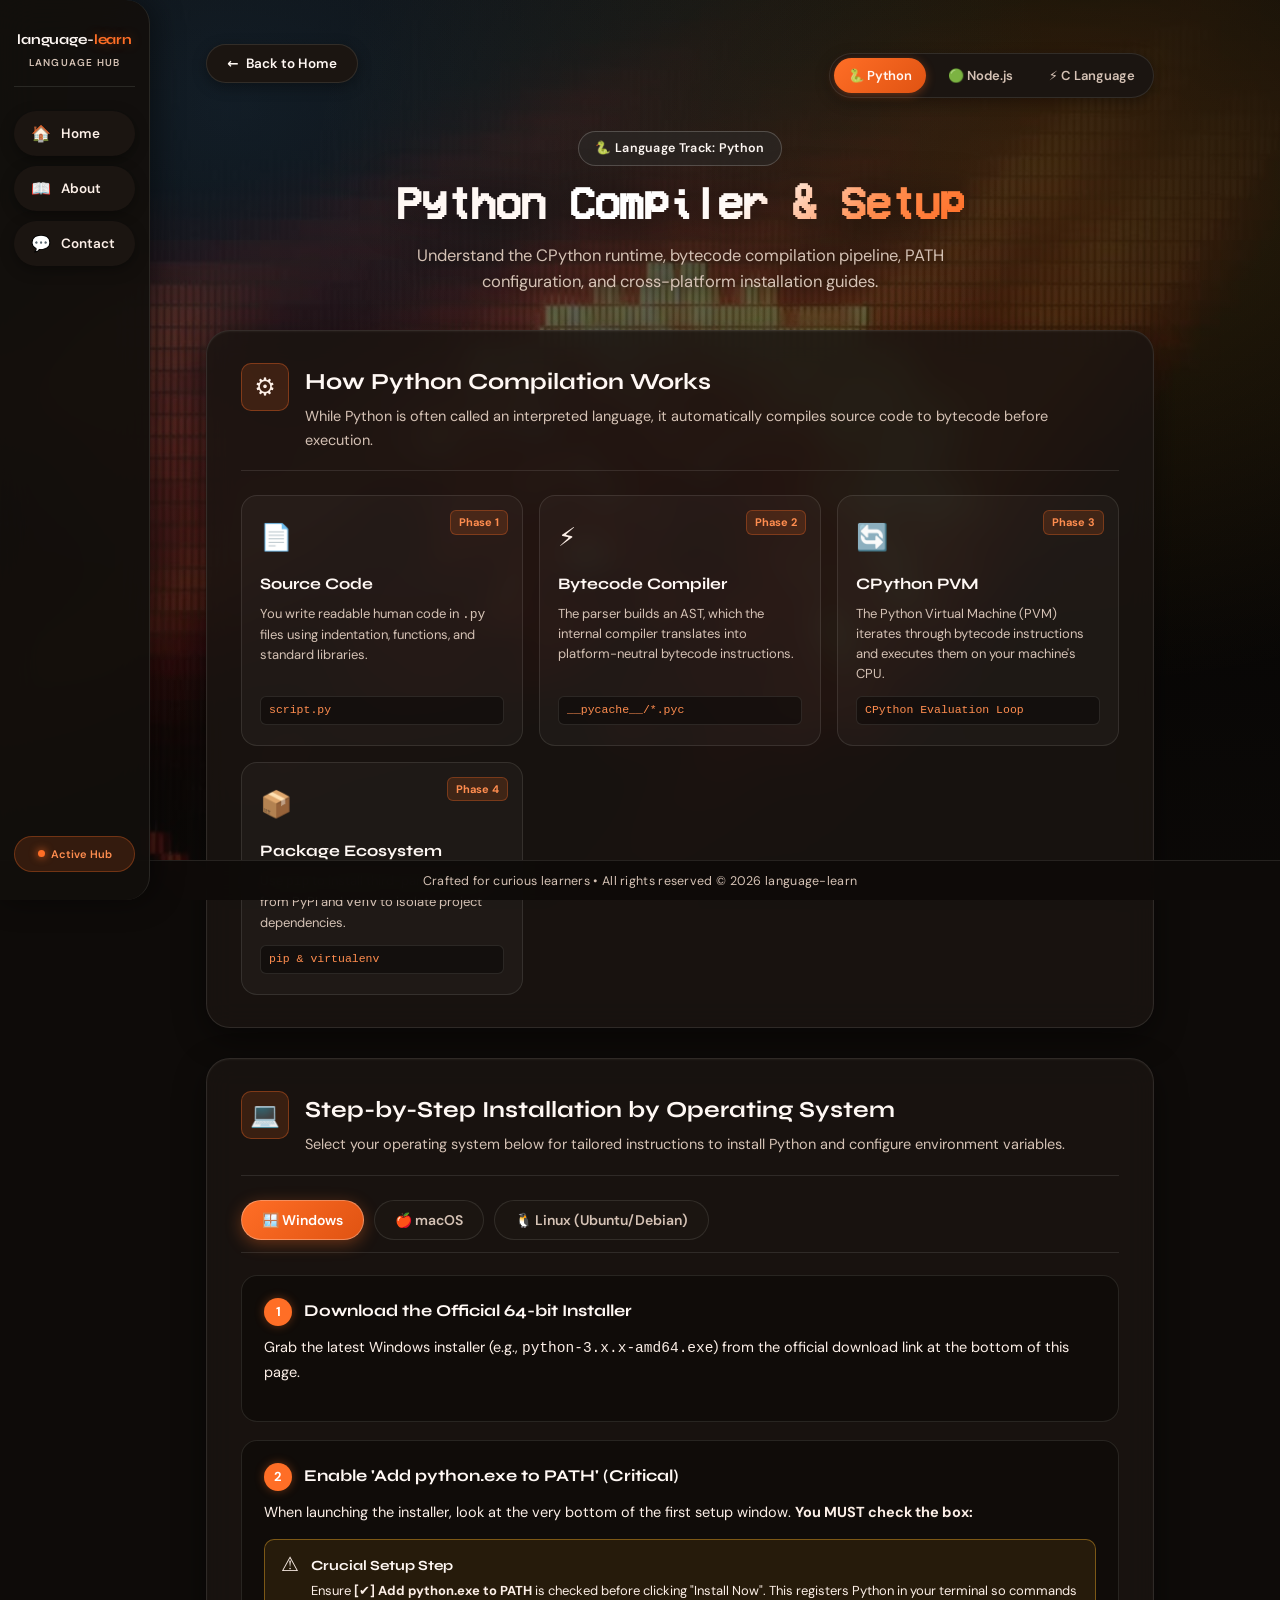
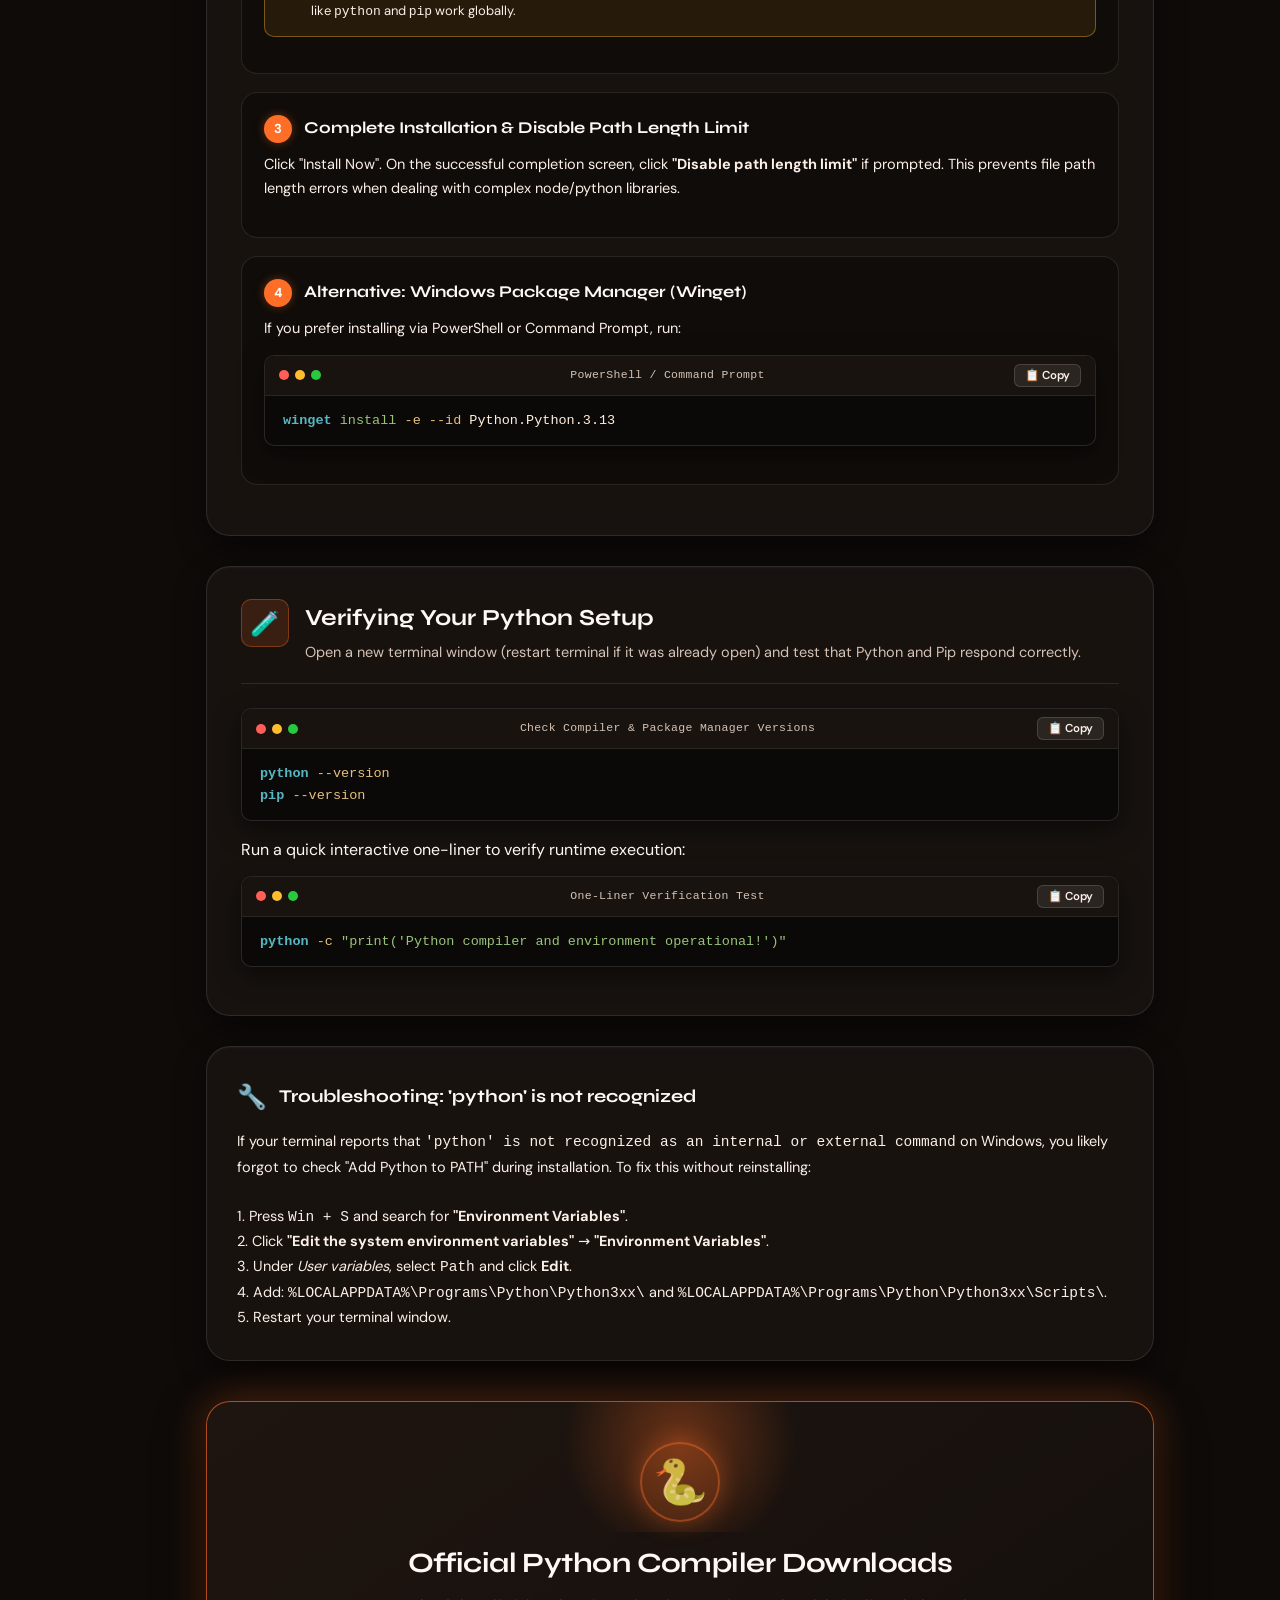
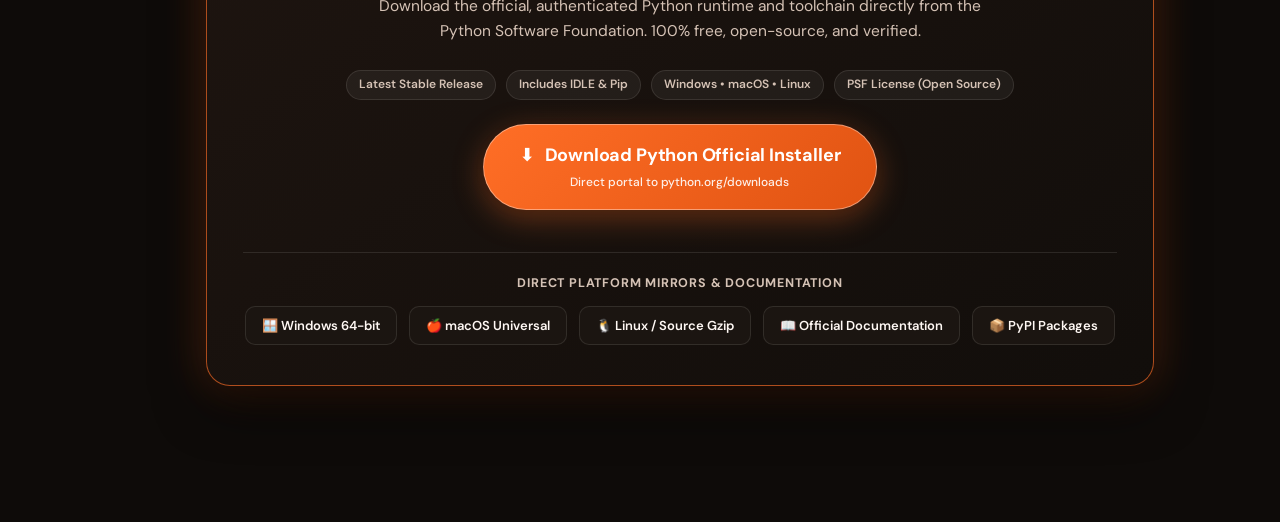
<file: python.html>
<!DOCTYPE html>
<html lang="en">

<head>
    <meta charset="UTF-8">
    <meta name="viewport" content="width=device-width, initial-scale=1.0">
    <title>Python Compiler & Setup - language-learn</title>
    <link rel="stylesheet" href="styles.css">
</head>

<body>
    <!-- Decorative background video: fixed behind all content, never interactive -->
    <div class="bg-video bg-video--python" aria-hidden="true">
        <video class="bg-video__media" autoplay muted loop playsinline preload="metadata" disablepictureinpicture tabindex="-1" poster="assets/images/home-poster.jpg">
            <source src="assets/videos/home-background.mp4" type="video/mp4">
        </video>
    </div>

    <!-- Humanised Navigation Sidebar -->
    <aside class="sidebar">
        <div class="sidebar-brand">
            <div class="brand-logo-text">language-<span>learn</span></div>
            <div class="brand-tagline">Language Hub</div>
        </div>
        <div class="sidebar-nav-list">
            <button id="home" title="Go to Home"><span class="nav-icon">🏠</span> Home</button>
            <button id="about" title="About Page"><span class="nav-icon">📖</span> About</button>
            <button id="contact" title="Get in Touch"><span class="nav-icon">💬</span> Contact</button>
        </div>
        <div class="sidebar-status">
            <span class="pulse-dot"></span> Active Hub
        </div>
    </aside>

    <!-- Main Content Area -->
    <main class="main-content">
        <!-- Top Navigation Bar -->
        <div class="lang-header-nav">
            <button id="back" class="btn-back" title="Return to home page">
                <span>←</span> Back to Home
            </button>
            <div class="lang-switcher-row">
                <a href="python.html" class="lang-pill-link active">🐍 Python</a>
                <a href="nodejs.html" class="lang-pill-link">🟢 Node.js</a>
                <a href="c.html" class="lang-pill-link">⚡ C Language</a>
            </div>
        </div>

        <header style="text-align: center; margin-bottom: 28px;">
            <div class="badge-pill warm-badge">🐍 Language Track: Python</div>
            <h1>Python <span class="gradient-text">Compiler & Setup</span></h1>
            <p class="subtitle">Understand the CPython runtime, bytecode compilation pipeline, PATH configuration, and cross-platform installation guides.</p>
        </header>

        <!-- Compiler Architecture Breakdown -->
        <section class="guide-section">
            <div class="section-header">
                <div class="section-icon-box">⚙️</div>
                <div>
                    <h2>How Python Compilation Works</h2>
                    <p>While Python is often called an interpreted language, it automatically compiles source code to bytecode before execution.</p>
                </div>
            </div>

            <div class="pipeline-grid">
                <div class="pipeline-card">
                    <span class="pipeline-step-badge">Phase 1</span>
                    <div class="pipeline-card-icon">📄</div>
                    <h3>Source Code</h3>
                    <p>You write readable human code in <code>.py</code> files using indentation, functions, and standard libraries.</p>
                    <span class="pipeline-subtag">script.py</span>
                </div>

                <div class="pipeline-card">
                    <span class="pipeline-step-badge">Phase 2</span>
                    <div class="pipeline-card-icon">⚡</div>
                    <h3>Bytecode Compiler</h3>
                    <p>The parser builds an AST, which the internal compiler translates into platform-neutral bytecode instructions.</p>
                    <span class="pipeline-subtag">__pycache__/*.pyc</span>
                </div>

                <div class="pipeline-card">
                    <span class="pipeline-step-badge">Phase 3</span>
                    <div class="pipeline-card-icon">🔄</div>
                    <h3>CPython PVM</h3>
                    <p>The Python Virtual Machine (PVM) iterates through bytecode instructions and executes them on your machine's CPU.</p>
                    <span class="pipeline-subtag">CPython Evaluation Loop</span>
                </div>

                <div class="pipeline-card">
                    <span class="pipeline-step-badge">Phase 4</span>
                    <div class="pipeline-card-icon">📦</div>
                    <h3>Package Ecosystem</h3>
                    <p>Use <code>pip</code> to install third-party packages from PyPI and <code>venv</code> to isolate project dependencies.</p>
                    <span class="pipeline-subtag">pip &amp; virtualenv</span>
                </div>
            </div>
        </section>

        <!-- OS Installation Guides with Interactive Tabs -->
        <section class="guide-section">
            <div class="section-header">
                <div class="section-icon-box">💻</div>
                <div>
                    <h2>Step-by-Step Installation by Operating System</h2>
                    <p>Select your operating system below for tailored instructions to install Python and configure environment variables.</p>
                </div>
            </div>

            <div class="os-tabs-container">
                <div class="os-tabs-nav">
                    <button class="os-tab-btn active" data-tab="windows">🪟 Windows</button>
                    <button class="os-tab-btn" data-tab="macos">🍎 macOS</button>
                    <button class="os-tab-btn" data-tab="linux">🐧 Linux (Ubuntu/Debian)</button>
                </div>

                <!-- Windows Panel -->
                <div class="os-panel active" id="panel-windows">
                    <div class="step-item">
                        <div class="step-title-row">
                            <span class="step-number-circle">1</span>
                            <h3>Download the Official 64-bit Installer</h3>
                        </div>
                        <p class="step-desc">Grab the latest Windows installer (e.g., <code>python-3.x.x-amd64.exe</code>) from the official download link at the bottom of this page.</p>
                    </div>

                    <div class="step-item">
                        <div class="step-title-row">
                            <span class="step-number-circle">2</span>
                            <h3>Enable 'Add python.exe to PATH' (Critical)</h3>
                        </div>
                        <p class="step-desc">When launching the installer, look at the very bottom of the first setup window. <strong>You MUST check the box:</strong></p>
                        <div class="callout-box warning">
                            <span class="callout-icon">⚠️</span>
                            <div class="callout-text">
                                <h4>Crucial Setup Step</h4>
                                <p>Ensure <strong>[✔] Add python.exe to PATH</strong> is checked before clicking "Install Now". This registers Python in your terminal so commands like <code>python</code> and <code>pip</code> work globally.</p>
                            </div>
                        </div>
                    </div>

                    <div class="step-item">
                        <div class="step-title-row">
                            <span class="step-number-circle">3</span>
                            <h3>Complete Installation &amp; Disable Path Length Limit</h3>
                        </div>
                        <p class="step-desc">Click "Install Now". On the successful completion screen, click <strong>"Disable path length limit"</strong> if prompted. This prevents file path length errors when dealing with complex node/python libraries.</p>
                    </div>

                    <div class="step-item">
                        <div class="step-title-row">
                            <span class="step-number-circle">4</span>
                            <h3>Alternative: Windows Package Manager (Winget)</h3>
                        </div>
                        <p class="step-desc">If you prefer installing via PowerShell or Command Prompt, run:</p>
                        <div class="code-window">
                            <div class="code-window-bar">
                                <div class="code-window-dots">
                                    <span class="code-dot red"></span>
                                    <span class="code-dot yellow"></span>
                                    <span class="code-dot green"></span>
                                </div>
                                <span class="code-window-title">PowerShell / Command Prompt</span>
                                <button class="copy-code-btn" type="button" title="Copy command">📋 Copy</button>
                            </div>
                            <pre class="code-content-pre"><code><span class="code-cmd">winget</span> <span class="code-arg">install</span> <span class="code-flag">-e</span> <span class="code-flag">--id</span> Python.Python.3.13</code></pre>
                        </div>
                    </div>
                </div>

                <!-- macOS Panel -->
                <div class="os-panel" id="panel-macos">
                    <div class="step-item">
                        <div class="step-title-row">
                            <span class="step-number-circle">1</span>
                            <h3>Method 1: Install via Homebrew (Recommended)</h3>
                        </div>
                        <p class="step-desc">Homebrew is the cleanest way to manage developer packages on macOS without altering system-level libraries:</p>
                        <div class="code-window">
                            <div class="code-window-bar">
                                <div class="code-window-dots">
                                    <span class="code-dot red"></span>
                                    <span class="code-dot yellow"></span>
                                    <span class="code-dot green"></span>
                                </div>
                                <span class="code-window-title">macOS Terminal (zsh)</span>
                                <button class="copy-code-btn" type="button" title="Copy command">📋 Copy</button>
                            </div>
                            <pre class="code-content-pre"><code><span class="code-cmd">brew</span> <span class="code-arg">update</span> &amp;&amp; <span class="code-cmd">brew</span> <span class="code-arg">install</span> python</code></pre>
                        </div>
                    </div>

                    <div class="step-item">
                        <div class="step-title-row">
                            <span class="step-number-circle">2</span>
                            <h3>Method 2: Official macOS Universal Installer (.pkg)</h3>
                        </div>
                        <p class="step-desc">Download the <code>.pkg</code> file from the bottom of this page. Double-click the downloaded package and follow the standard macOS installation wizard. It installs Python and updates your shell profile automatically.</p>
                    </div>

                    <div class="step-item">
                        <div class="step-title-row">
                            <span class="step-number-circle">3</span>
                            <h3>Verify Default Alias in zsh</h3>
                        </div>
                        <p class="step-desc">On modern macOS versions, the default shell is <code>zsh</code>. You can alias <code>python</code> to <code>python3</code> in your <code>~/.zshrc</code> file:</p>
                        <div class="code-window">
                            <div class="code-window-bar">
                                <div class="code-window-dots">
                                    <span class="code-dot red"></span>
                                    <span class="code-dot yellow"></span>
                                    <span class="code-dot green"></span>
                                </div>
                                <span class="code-window-title">macOS Terminal (zsh)</span>
                                <button class="copy-code-btn" type="button" title="Copy command">📋 Copy</button>
                            </div>
                            <pre class="code-content-pre"><code><span class="code-cmd">echo</span> <span class="code-str">'alias python="python3"'</span> &gt;&gt; ~/.zshrc &amp;&amp; <span class="code-cmd">source</span> ~/.zshrc</code></pre>
                        </div>
                    </div>
                </div>

                <!-- Linux Panel -->
                <div class="os-panel" id="panel-linux">
                    <div class="step-item">
                        <div class="step-title-row">
                            <span class="step-number-circle">1</span>
                            <h3>Update System Repositories</h3>
                        </div>
                        <p class="step-desc">Update your package index to ensure you download the latest security patches and runtime versions:</p>
                        <div class="code-window">
                            <div class="code-window-bar">
                                <div class="code-window-dots">
                                    <span class="code-dot red"></span>
                                    <span class="code-dot yellow"></span>
                                    <span class="code-dot green"></span>
                                </div>
                                <span class="code-window-title">Bash (Ubuntu / Debian)</span>
                                <button class="copy-code-btn" type="button" title="Copy command">📋 Copy</button>
                            </div>
                            <pre class="code-content-pre"><code><span class="code-cmd">sudo</span> apt update &amp;&amp; <span class="code-cmd">sudo</span> apt upgrade <span class="code-flag">-y</span></code></pre>
                        </div>
                    </div>

                    <div class="step-item">
                        <div class="step-title-row">
                            <span class="step-number-circle">2</span>
                            <h3>Install Python 3, Pip &amp; Virtual Environments</h3>
                        </div>
                        <p class="step-desc">Install the core Python interpreter along with the standard package manager and venv package:</p>
                        <div class="code-window">
                            <div class="code-window-bar">
                                <div class="code-window-dots">
                                    <span class="code-dot red"></span>
                                    <span class="code-dot yellow"></span>
                                    <span class="code-dot green"></span>
                                </div>
                                <span class="code-window-title">Bash (Ubuntu / Debian)</span>
                                <button class="copy-code-btn" type="button" title="Copy command">📋 Copy</button>
                            </div>
                            <pre class="code-content-pre"><code><span class="code-cmd">sudo</span> apt install <span class="code-flag">-y</span> python3 python3-pip python3-venv build-essential</code></pre>
                        </div>
                    </div>
                </div>
            </div>
        </section>

        <!-- Verification & Test Run Section -->
        <section class="guide-section">
            <div class="section-header">
                <div class="section-icon-box">🧪</div>
                <div>
                    <h2>Verifying Your Python Setup</h2>
                    <p>Open a new terminal window (restart terminal if it was already open) and test that Python and Pip respond correctly.</p>
                </div>
            </div>

            <div class="code-window">
                <div class="code-window-bar">
                    <div class="code-window-dots">
                        <span class="code-dot red"></span>
                        <span class="code-dot yellow"></span>
                        <span class="code-dot green"></span>
                    </div>
                    <span class="code-window-title">Check Compiler &amp; Package Manager Versions</span>
                    <button class="copy-code-btn" type="button" title="Copy command">📋 Copy</button>
                </div>
                <pre class="code-content-pre"><code><span class="code-cmd">python</span> <span class="code-flag">--version</span>
<span class="code-cmd">pip</span> <span class="code-flag">--version</span></code></pre>
            </div>

            <p style="margin: 16px 0 10px 0; color: var(--color-white-orange);">Run a quick interactive one-liner to verify runtime execution:</p>
            <div class="code-window">
                <div class="code-window-bar">
                    <div class="code-window-dots">
                        <span class="code-dot red"></span>
                        <span class="code-dot yellow"></span>
                        <span class="code-dot green"></span>
                    </div>
                    <span class="code-window-title">One-Liner Verification Test</span>
                    <button class="copy-code-btn" type="button" title="Copy command">📋 Copy</button>
                </div>
                <pre class="code-content-pre"><code><span class="code-cmd">python</span> <span class="code-flag">-c</span> <span class="code-str">"print('Python compiler and environment operational!')"</span></code></pre>
            </div>
        </section>

        <!-- Troubleshooting Card -->
        <section class="glass-card" style="margin-bottom: 30px;">
            <div style="display: flex; align-items: center; gap: 12px; margin-bottom: 12px;">
                <span style="font-size: 24px;">🔧</span>
                <h3 style="font-size: 18px; color: var(--color-white-orange);">Troubleshooting: 'python' is not recognized</h3>
            </div>
            <p style="color: var(--color-white-orange-body); font-size: 14.5px; line-height: 1.7;">
                If your terminal reports that <code>'python' is not recognized as an internal or external command</code> on Windows, you likely forgot to check "Add Python to PATH" during installation. To fix this without reinstalling:
                <br><br>
                1. Press <kbd>Win + S</kbd> and search for <strong>"Environment Variables"</strong>.
                <br>
                2. Click <strong>"Edit the system environment variables"</strong> &rarr; <strong>"Environment Variables"</strong>.
                <br>
                3. Under <em>User variables</em>, select <code>Path</code> and click <strong>Edit</strong>.
                <br>
                4. Add: <code>%LOCALAPPDATA%\Programs\Python\Python3xx\</code> and <code>%LOCALAPPDATA%\Programs\Python\Python3xx\Scripts\</code>.
                <br>
                5. Restart your terminal window.
            </p>
        </section>

        <!-- Prominent Official Download Section at Bottom -->
        <section class="download-hero-section">
            <div class="download-emblem">🐍</div>
            <h2 class="download-hero-title">Official Python Compiler Downloads</h2>
            <p class="download-hero-desc">Download the official, authenticated Python runtime and toolchain directly from the Python Software Foundation. 100% free, open-source, and verified.</p>

            <div class="download-meta-row">
                <span class="download-meta-pill">Latest Stable Release</span>
                <span class="download-meta-pill">Includes IDLE &amp; Pip</span>
                <span class="download-meta-pill">Windows • macOS • Linux</span>
                <span class="download-meta-pill">PSF License (Open Source)</span>
            </div>

            <!-- Primary Download Link Button -->
            <a href="https://www.python.org/downloads/" target="_blank" rel="noopener noreferrer" class="download-cta-btn">
                <span class="download-cta-main">
                    <span>⬇️</span> Download Python Official Installer
                </span>
                <span class="download-cta-sub">Direct portal to python.org/downloads</span>
            </a>

            <!-- Alternative Mirrors & Platform Direct Links -->
            <div class="download-mirrors-container">
                <div class="download-mirrors-title">Direct Platform Mirrors &amp; Documentation</div>
                <div class="download-mirrors-grid">
                    <a href="https://www.python.org/downloads/windows/" target="_blank" rel="noopener noreferrer" class="mirror-link">🪟 Windows 64-bit</a>
                    <a href="https://www.python.org/downloads/macos/" target="_blank" rel="noopener noreferrer" class="mirror-link">🍎 macOS Universal</a>
                    <a href="https://www.python.org/downloads/source/" target="_blank" rel="noopener noreferrer" class="mirror-link">🐧 Linux / Source Gzip</a>
                    <a href="https://docs.python.org/3/" target="_blank" rel="noopener noreferrer" class="mirror-link">📖 Official Documentation</a>
                    <a href="https://pypi.org/" target="_blank" rel="noopener noreferrer" class="mirror-link">📦 PyPI Packages</a>
                </div>
            </div>
        </section>
    </main>

    <!-- Footer -->
    <footer>Crafted for curious learners • All rights reserved &copy; 2026 language-learn</footer>

    <!-- Humanised Contact Modal -->
    <div id="contact-modal" class="modal-backdrop hidden" role="dialog" aria-modal="true" aria-labelledby="modal-title">
        <div class="modal-box">
            <button class="modal-close" id="modal-close" aria-label="Close modal">&times;</button>
            <div class="badge-pill warm-badge">🤝 Let's Connect</div>
            <h3 id="modal-title">Get In Touch</h3>
            <p>Reach out to us anytime via email or phone call:</p>

            <div class="modal-contact-details">
                <div class="modal-contact-row">
                    <span class="modal-icon">✉️</span>
                    <div>
                        <div class="label">Email Address</div>
                        <a href="mailto:example@gmail.com" class="value">example@gmail.com</a>
                    </div>
                </div>
                <div class="modal-contact-row">
                    <span class="modal-icon">📱</span>
                    <div>
                        <div class="label">Phone Number</div>
                        <a href="tel:9988776655" class="value">9988776655</a>
                    </div>
                </div>
            </div>

            <div class="modal-actions">
                <a href="mailto:example@gmail.com" class="action-btn primary-btn">✉️ Send an Email</a>
                <a href="tel:9988776655" class="action-btn secondary-btn">📞 Call 9988776655</a>
            </div>
        </div>
    </div>

    <!-- Notification Toast -->
    <div id="toast" class="toast hidden" role="status" aria-live="polite">Copied to clipboard!</div>

    <script src="javascipt1.js"></script>
</body>

</html>
</file>
<file: styles.css>
/* ==========================================================================
   ORANGE & ORANGE-SHADED WHITE DESIGN SYSTEM
   Curated warm color palette for superior contrast, readability & elegance.
   ========================================================================== */

/* Self-hosted fonts (latin subset): Syne for headings & branding, DM Sans for body & UI.
   Files live in assets/fonts/ so the site works offline and from Live Server alike. */
@font-face { font-family: 'Syne'; font-style: normal; font-weight: 500; font-display: swap; src: url('assets/fonts/syne-latin-500-normal.woff2') format('woff2'); }
@font-face { font-family: 'Syne'; font-style: normal; font-weight: 600; font-display: swap; src: url('assets/fonts/syne-latin-600-normal.woff2') format('woff2'); }
@font-face { font-family: 'Syne'; font-style: normal; font-weight: 700; font-display: swap; src: url('assets/fonts/syne-latin-700-normal.woff2') format('woff2'); }
@font-face { font-family: 'Syne'; font-style: normal; font-weight: 800; font-display: swap; src: url('assets/fonts/syne-latin-800-normal.woff2') format('woff2'); }
@font-face { font-family: 'DM Sans'; font-style: normal; font-weight: 400; font-display: swap; src: url('assets/fonts/dm-sans-latin-400-normal.woff2') format('woff2'); }
@font-face { font-family: 'DM Sans'; font-style: normal; font-weight: 500; font-display: swap; src: url('assets/fonts/dm-sans-latin-500-normal.woff2') format('woff2'); }
@font-face { font-family: 'DM Sans'; font-style: normal; font-weight: 600; font-display: swap; src: url('assets/fonts/dm-sans-latin-600-normal.woff2') format('woff2'); }
@font-face { font-family: 'DM Sans'; font-style: normal; font-weight: 700; font-display: swap; src: url('assets/fonts/dm-sans-latin-700-normal.woff2') format('woff2'); }

:root {
    /* Coherent Dark Canvas with Warm Orange Undertone */
    --color-bg-base: #0e0b09;
    --color-bg-subtle: #15110d;
    --color-surface: #1b1511;
    --color-surface-hover: #261d17;
    --color-surface-elevated: #2e231c;
    --color-surface-glass: rgba(27, 21, 17, 0.85);
    --color-sidebar: rgba(19, 15, 12, 0.94);

    /* Orange Shade of White (Warm Papaya / Peach Cream) */
    --color-white-orange: #fff8f4;         /* Primary crisp orange-tinted white for titles */
    --color-white-orange-body: #fcefe7;    /* Body text: soft, highly readable peach-white */
    --color-white-orange-muted: #d5c2b5;   /* Secondary text: warm muted sand */
    --color-white-orange-faint: #9c8a7e;   /* Faint captions & borders */

    /* Vibrant Warm Orange Accents */
    --color-orange-primary: #ff6e26;       /* Radiant brand orange */
    --color-orange-light: #ff8d4f;         /* Bright tangerine highlight */
    --color-orange-dark: #e05312;          /* Deep rich amber-orange */
    --color-orange-subtle: rgba(255, 110, 38, 0.15);
    --color-orange-glow: rgba(255, 110, 38, 0.35);

    /* Warm Orange-White Borders */
    --color-border: rgba(255, 248, 244, 0.1);
    --color-border-hover: rgba(255, 110, 38, 0.45);
    --color-border-active: rgba(255, 110, 38, 0.65);

    /* Tactile Radii */
    --radius-xs: 6px;
    --radius-sm: 10px;
    --radius-md: 16px;
    --radius-lg: 24px;
    --radius-pill: 9999px;

    /* Shadows & Warm Glows */
    --shadow-soft: 0 4px 14px rgba(0, 0, 0, 0.35);
    --shadow-card: 0 10px 32px rgba(0, 0, 0, 0.45), 0 1px 2px rgba(255, 248, 244, 0.05) inset;
    --shadow-hover: 0 16px 40px rgba(0, 0, 0, 0.55), 0 0 22px var(--color-orange-glow);
    --shadow-orange-glow: 0 0 30px rgba(255, 110, 38, 0.4);

    /* Micro-Interactions */
    --transition: all 0.25s cubic-bezier(0.16, 1, 0.3, 1);

    /* Typography */
    --font-heading: 'Syne', 'Segoe UI', system-ui, -apple-system, sans-serif;
    --font-body: 'DM Sans', system-ui, -apple-system, 'Segoe UI', sans-serif;
}

/* Base Reset */
*, *::before, *::after {
    box-sizing: border-box;
    margin: 0;
    padding: 0;
}

html {
    scroll-behavior: smooth;
}

body {
    background-color: var(--color-bg-base);
    background-image:
        radial-gradient(at 15% 15%, rgba(255, 110, 38, 0.12) 0px, transparent 55%),
        radial-gradient(at 85% 20%, rgba(255, 141, 79, 0.09) 0px, transparent 50%),
        radial-gradient(at 50% 90%, rgba(224, 83, 18, 0.08) 0px, transparent 60%);
    background-attachment: fixed;
    color: var(--color-white-orange-body);
    font-family: var(--font-body);
    min-height: 100vh;
    line-height: 1.65;
    overflow-x: hidden;
    position: relative;
    padding-bottom: 70px;
    -webkit-font-smoothing: antialiased;
}

/* ==========================================================================
   BACKGROUND VIDEO
   One fixed, decorative layer per page. It sits behind everything (z-index -1),
   never receives pointer events, and falls back to the poster still + base colour
   if the video cannot load, autoplay is blocked, or reduced motion is preferred.
   ========================================================================== */

.bg-video {
    position: fixed;
    inset: 0;
    z-index: -1;
    overflow: hidden;
    pointer-events: none;
    background: var(--color-bg-base) var(--bg-poster) center 40% / cover no-repeat;
}

.bg-video--home   { --bg-poster: url('assets/images/home-poster.jpg'); }
.bg-video--about  { --bg-poster: url('assets/images/about-poster.jpg'); }
.bg-video--python { --bg-poster: url('assets/images/home-poster.jpg'); }
.bg-video--nodejs { --bg-poster: url('assets/images/about-poster.jpg'); }
.bg-video--c      { --bg-poster: url('assets/images/home-poster.jpg'); }

.bg-video__media {
    position: absolute;
    inset: 0;
    width: 100%;
    height: 100%;
    object-fit: cover;
    object-position: 50% 40%;
    display: block;
    border: 0;
    pointer-events: none;
}

/* Readability scrim: light enough to keep the footage's character,
   darker at the top (headline) and bottom (footer) where text sits directly on the video. */
.bg-video::after {
    content: '';
    position: absolute;
    inset: 0;
    pointer-events: none;
    background: var(--bg-overlay);
}

.bg-video--home {
    --bg-overlay:
        linear-gradient(180deg, rgba(14, 11, 9, 0.58) 0%, rgba(14, 11, 9, 0.38) 38%, rgba(14, 11, 9, 0.45) 70%, rgba(14, 11, 9, 0.78) 100%);
}

/* The About footage is brighter and sparkles directly behind the page header, so it gets a firmer scrim */
.bg-video--about {
    --bg-overlay:
        radial-gradient(at 18% 0%, rgba(255, 110, 38, 0.10) 0px, transparent 55%),
        linear-gradient(180deg, rgba(14, 11, 9, 0.74) 0%, rgba(14, 11, 9, 0.62) 38%, rgba(14, 11, 9, 0.58) 70%, rgba(14, 11, 9, 0.84) 100%);
}

.bg-video--python {
    --bg-overlay:
        radial-gradient(at 18% 12%, rgba(53, 114, 165, 0.20) 0px, transparent 55%),
        radial-gradient(at 82% 20%, rgba(255, 180, 40, 0.14) 0px, transparent 50%),
        linear-gradient(180deg, rgba(14, 11, 9, 0.68) 0%, rgba(14, 11, 9, 0.50) 38%, rgba(14, 11, 9, 0.56) 70%, rgba(14, 11, 9, 0.82) 100%);
}

.bg-video--nodejs {
    --bg-overlay:
        radial-gradient(at 15% 15%, rgba(65, 140, 50, 0.22) 0px, transparent 55%),
        radial-gradient(at 85% 25%, rgba(255, 110, 38, 0.12) 0px, transparent 50%),
        linear-gradient(180deg, rgba(14, 11, 9, 0.72) 0%, rgba(14, 11, 9, 0.54) 38%, rgba(14, 11, 9, 0.60) 70%, rgba(14, 11, 9, 0.85) 100%);
}

.bg-video--c {
    --bg-overlay:
        radial-gradient(at 15% 15%, rgba(0, 160, 230, 0.18) 0px, transparent 50%),
        radial-gradient(at 85% 20%, rgba(255, 110, 38, 0.14) 0px, transparent 55%),
        linear-gradient(180deg, rgba(14, 11, 9, 0.68) 0%, rgba(14, 11, 9, 0.50) 38%, rgba(14, 11, 9, 0.58) 70%, rgba(14, 11, 9, 0.84) 100%);
}

/* Reduced motion: hide the moving footage, keep the poster still */
@media (prefers-reduced-motion: reduce) {
    .bg-video__media {
        display: none;
    }
}

/* ==========================================================================
   TYPOGRAPHY: Syne for headings & branding, DM Sans for body & interface text
   ========================================================================== */

h1, h2, h3, h4,
.brand-logo-text {
    font-family: var(--font-heading);
}

/* VCR OSD Mono: custom display font applied to every H1 heading. */
@font-face {
    font-family: 'VCR OSD Mono';
    src: url('assets/fonts/VCR_OSD_MONO_1.001.ttf') format('truetype');
    font-style: normal;
    font-weight: 400;
    font-display: swap;
}

h1 {
    font-family: 'VCR OSD Mono', monospace;
    font-weight: 400;
    letter-spacing: 0.02em;
}

/* ==========================================================================
   SIDEBAR NAVIGATION
   ========================================================================== */

.sidebar {
    width: 150px;
    height: 100vh;
    position: fixed;
    top: 0;
    left: 0;
    background: var(--color-sidebar);
    backdrop-filter: blur(18px);
    -webkit-backdrop-filter: blur(18px);
    border-right: 1px solid var(--color-border);
    border-top-right-radius: var(--radius-lg);
    border-bottom-right-radius: var(--radius-lg);
    display: flex;
    flex-direction: column;
    align-items: center;
    padding: 28px 14px;
    gap: 12px;
    z-index: 100;
    box-shadow: 4px 0 30px rgba(0, 0, 0, 0.45);
}

.sidebar-brand {
    font-size: 14px;
    font-weight: 700;
    letter-spacing: -0.01em;
    color: var(--color-white-orange);
    margin-bottom: 12px;
    padding-bottom: 14px;
    border-bottom: 1px solid var(--color-border);
    width: 100%;
    text-align: center;
    display: flex;
    flex-direction: column;
    align-items: center;
    gap: 4px;
}

.sidebar-brand .brand-logo-text {
    display: inline-block;
    color: var(--color-white-orange);
}

.sidebar-brand .brand-logo-text span {
    color: var(--color-orange-primary);
    text-shadow: 0 0 12px var(--color-orange-glow);
}

.sidebar-brand .brand-tagline {
    font-size: 10px;
    text-transform: uppercase;
    font-weight: 600;
    letter-spacing: 1.2px;
    color: var(--color-white-orange-muted);
}

.sidebar-nav-list {
    width: 100%;
    display: flex;
    flex-direction: column;
    gap: 10px;
    flex-grow: 1;
}

.sidebar button,
div button#home,
div button#about,
div button#contact {
    width: 100%;
    padding: 11px 16px;
    border: 1px solid transparent;
    border-radius: var(--radius-pill);
    background: var(--color-surface);
    color: var(--color-white-orange-body);
    font-family: inherit;
    font-size: 13.5px;
    font-weight: 600;
    cursor: pointer;
    text-align: center;
    display: flex;
    align-items: center;
    justify-content: flex-start;
    gap: 10px;
    transition: var(--transition);
    box-shadow: var(--shadow-soft);
}

.sidebar button .nav-icon,
div button#home .nav-icon,
div button#about .nav-icon,
div button#contact .nav-icon {
    font-size: 16px;
}

.sidebar button:hover,
div button#home:hover,
div button#about:hover,
div button#contact:hover {
    background: var(--color-surface-hover);
    color: var(--color-white-orange);
    border-color: var(--color-border-hover);
    transform: translateY(-2px);
    box-shadow: 0 6px 18px rgba(0, 0, 0, 0.4), 0 0 14px var(--color-orange-glow);
}

.sidebar button.active,
div button#home.active,
div button#about.active {
    background: linear-gradient(135deg, var(--color-orange-primary) 0%, var(--color-orange-dark) 100%);
    color: var(--color-white-orange);
    border-color: rgba(255, 248, 244, 0.35);
    box-shadow: 0 6px 20px var(--color-orange-glow);
}

.sidebar-status {
    width: 100%;
    padding: 8px 10px;
    background: var(--color-orange-subtle);
    border: 1px solid rgba(255, 110, 38, 0.3);
    border-radius: var(--radius-pill);
    font-size: 11px;
    font-weight: 600;
    color: var(--color-orange-light);
    display: flex;
    align-items: center;
    justify-content: center;
    gap: 6px;
}

.sidebar-status .pulse-dot {
    width: 7px;
    height: 7px;
    background-color: var(--color-orange-primary);
    border-radius: 50%;
    box-shadow: 0 0 8px var(--color-orange-primary);
    animation: statusBlink 2s infinite ease-in-out;
}

@keyframes statusBlink {
    0%, 100% { opacity: 1; transform: scale(1); }
    50% { opacity: 0.4; transform: scale(0.85); }
}

/* ==========================================================================
   MAIN CONTENT AREA
   ========================================================================== */

.main-content {
    margin-left: 170px;
    padding: 44px 36px;
    max-width: 1020px;
    margin-right: auto;
}

/* Warm Orange Pill Badges */
.badge-pill {
    display: inline-flex;
    align-items: center;
    gap: 6px;
    padding: 6px 16px;
    border-radius: var(--radius-pill);
    font-size: 12.5px;
    font-weight: 600;
    letter-spacing: 0.3px;
    /* dark base under the tint keeps badges legible when they sit directly on the video */
    background: linear-gradient(var(--color-orange-subtle), var(--color-orange-subtle)), rgba(14, 11, 9, 0.6);
    color: var(--color-orange-light);
    border: 1px solid rgba(255, 110, 38, 0.35);
    margin-bottom: 14px;
}

.badge-pill.warm-badge {
    background: linear-gradient(rgba(255, 248, 244, 0.08), rgba(255, 248, 244, 0.08)), rgba(14, 11, 9, 0.6);
    color: var(--color-white-orange);
    border-color: rgba(255, 248, 244, 0.2);
}

/* Headings with Orange & Orange-tinted White */
h1 {
    font-size: 44px;
    font-weight: 700;
    letter-spacing: -0.03em;
    text-align: center;
    margin-bottom: 14px;
    color: var(--color-white-orange);
    line-height: 1.12;
    /* drop-shadow (not text-shadow) so the gradient-clipped span below stays crisp */
    filter: drop-shadow(0 2px 18px rgba(0, 0, 0, 0.55));
}

h1 span.gradient-text {
    background: linear-gradient(135deg, #ffffff 15%, var(--color-white-orange) 45%, var(--color-orange-light) 75%, var(--color-orange-primary) 100%);
    -webkit-background-clip: text;
    -webkit-text-fill-color: transparent;
}

.subtitle {
    text-align: center;
    color: var(--color-white-orange-muted);
    font-size: 16.5px;
    max-width: 620px;
    margin: 0 auto 34px auto;
    line-height: 1.6;
    text-shadow: 0 1px 14px rgba(0, 0, 0, 0.7);
}

/* ==========================================================================
   LANGUAGE BUTTONS ROW
   ========================================================================== */

.language-buttons-row {
    display: flex;
    justify-content: center;
    align-items: stretch;
    gap: 18px;
    flex-wrap: wrap;
    margin-bottom: 28px;
}

button#python,
button#node\.js,
button#C,
.btn-lang {
    padding: 14px 24px;
    border-radius: var(--radius-md);
    background: var(--color-surface);
    border: 1px solid var(--color-border);
    color: var(--color-white-orange);
    font-family: inherit;
    font-size: 15px;
    font-weight: 700;
    cursor: pointer;
    transition: var(--transition);
    display: inline-flex;
    align-items: center;
    gap: 12px;
    box-shadow: var(--shadow-card);
}

button#python .lang-tag,
button#node\.js .lang-tag,
button#C .lang-tag {
    font-size: 11px;
    font-weight: 600;
    color: var(--color-white-orange-muted);
    background: rgba(255, 248, 244, 0.07);
    padding: 3px 8px;
    border-radius: var(--radius-xs);
    transition: var(--transition);
}

button#python:hover,
button#node\.js:hover,
button#C:hover,
.btn-lang:hover {
    background: var(--color-surface-hover);
    border-color: var(--color-orange-primary);
    transform: translateY(-4px);
    box-shadow: var(--shadow-hover);
}

button#python:hover .lang-tag,
button#node\.js:hover .lang-tag,
button#C:hover .lang-tag {
    color: var(--color-white-orange);
    background: var(--color-orange-primary);
}

h2#text b {
    font-weight: inherit;
}

h2#text,
#text {
    font-size: 16px;
    font-weight: 600;
    text-align: center;
    margin: 20px auto 26px auto;
    color: var(--color-orange-light);
    letter-spacing: 0.01em;
    text-shadow: 0 1px 12px rgba(0, 0, 0, 0.75), 0 0 16px rgba(255, 110, 38, 0.28);
    display: flex;
    align-items: center;
    justify-content: center;
    gap: 8px;
    /* Sits directly on the video, so give it a soft dark pill to stay legible on bright frames */
    width: fit-content;
    max-width: 100%;
    padding: 9px 22px;
    background: rgba(14, 11, 9, 0.76);
    border: 1px solid var(--color-border);
    border-radius: var(--radius-md);
}

/* ==========================================================================
   ESSAY / READING CARD
   ========================================================================== */

.essay-container {
    background: var(--color-surface-glass);
    backdrop-filter: blur(14px);
    -webkit-backdrop-filter: blur(14px);
    border: 1px solid var(--color-border);
    border-radius: var(--radius-lg);
    padding: 34px 38px;
    margin: 0 auto 36px auto;
    max-width: 860px;
    box-shadow: var(--shadow-card);
    transition: var(--transition);
}

.essay-container:hover {
    border-color: rgba(255, 110, 38, 0.3);
}

.essay-header {
    display: flex;
    align-items: center;
    gap: 14px;
    margin-bottom: 20px;
    padding-bottom: 16px;
    border-bottom: 1px solid var(--color-border);
}

.essay-header-icon {
    font-size: 26px;
    width: 44px;
    height: 44px;
    background: var(--color-orange-subtle);
    border: 1px solid rgba(255, 110, 38, 0.3);
    border-radius: var(--radius-sm);
    display: flex;
    align-items: center;
    justify-content: center;
}

.essay-header h3 {
    font-size: 19px;
    font-weight: 700;
    letter-spacing: -0.01em;
    color: var(--color-white-orange);
}

.essay-header p {
    font-size: 13px;
    color: var(--color-white-orange-muted);
}

p#essay,
.essay-content {
    color: var(--color-white-orange-body);
    font-size: 16px;
    line-height: 1.85;
    text-align: left;
}

/* Key Highlights grid */
.essay-highlights-grid {
    display: grid;
    grid-template-columns: repeat(auto-fit, minmax(220px, 1fr));
    gap: 16px;
    margin-top: 26px;
    padding-top: 24px;
    border-top: 1px solid var(--color-border);
}

.highlight-box {
    background: rgba(255, 248, 244, 0.03);
    border: 1px solid var(--color-border);
    border-radius: var(--radius-sm);
    padding: 14px 16px;
    display: flex;
    align-items: flex-start;
    gap: 12px;
}

.highlight-box-icon {
    font-size: 20px;
    flex-shrink: 0;
}

.highlight-box h4 {
    font-size: 13.5px;
    font-weight: 700;
    color: var(--color-white-orange);
    margin-bottom: 3px;
}

.highlight-box p {
    font-size: 12.5px;
    color: var(--color-white-orange-muted);
    line-height: 1.5;
}

/* ==========================================================================
   TECH LOGOS DOCK
   ========================================================================== */

.images-container {
    display: flex;
    justify-content: center;
    align-items: center;
    gap: 28px;
    margin: 32px auto;
    padding: 16px 28px;
    background: var(--color-surface);
    border: 1px solid var(--color-border);
    border-radius: var(--radius-pill);
    max-width: 340px;
    box-shadow: var(--shadow-card);
}

.logo-badge {
    display: flex;
    flex-direction: column;
    align-items: center;
    gap: 6px;
}

img.image1,
img.image2,
img.image3 {
    width: 38px;
    height: 38px;
    object-fit: contain;
    filter: drop-shadow(0 2px 6px rgba(0, 0, 0, 0.45));
    transition: var(--transition);
}

img.image1:hover,
img.image2:hover,
img.image3:hover {
    transform: scale(1.18) translateY(-2px);
}

.logo-label {
    font-size: 11px;
    font-weight: 600;
    color: var(--color-white-orange-muted);
}

/* ==========================================================================
   ABOUT PAGE COMPONENTS
   ========================================================================== */

/* Friendly Back Button */
button#back,
.btn-back {
    display: inline-flex;
    align-items: center;
    gap: 8px;
    padding: 10px 20px;
    background: var(--color-surface);
    border: 1px solid var(--color-border);
    color: var(--color-white-orange);
    border-radius: var(--radius-pill);
    font-family: inherit;
    font-size: 13.5px;
    font-weight: 600;
    cursor: pointer;
    transition: var(--transition);
    margin-bottom: 24px;
    box-shadow: var(--shadow-soft);
}

button#back:hover,
.btn-back:hover {
    background: var(--color-surface-hover);
    border-color: var(--color-orange-primary);
    color: var(--color-white-orange);
    transform: translateX(-4px);
    box-shadow: 0 6px 18px rgba(0, 0, 0, 0.4), 0 0 16px var(--color-orange-glow);
}

/* About Grid */
.about-grid {
    display: grid;
    grid-template-columns: repeat(auto-fit, minmax(310px, 1fr));
    gap: 22px;
    margin-bottom: 34px;
}

.glass-card {
    background: var(--color-surface-glass);
    backdrop-filter: blur(14px);
    -webkit-backdrop-filter: blur(14px);
    border: 1px solid var(--color-border);
    border-radius: var(--radius-lg);
    padding: 30px;
    transition: var(--transition);
    box-shadow: var(--shadow-card);
}

.glass-card:hover {
    background: var(--color-surface-hover);
    border-color: var(--color-border-hover);
    transform: translateY(-4px);
    box-shadow: var(--shadow-hover);
}

.card-icon {
    font-size: 32px;
    margin-bottom: 14px;
    display: inline-block;
}

.glass-card h2 {
    font-size: 21px;
    font-weight: 700;
    letter-spacing: -0.015em;
    color: var(--color-white-orange);
    margin-bottom: 12px;
}

.glass-card p {
    color: var(--color-white-orange-body);
    font-size: 15px;
    line-height: 1.75;
}

/* ==========================================================================
   CONTACT SECTION (Warm Orange Glow & White Details)
   ========================================================================== */

.contact-section {
    position: relative;
    border: 1px solid var(--color-border-active);
    background: linear-gradient(145deg, rgba(30, 22, 17, 0.94) 0%, rgba(20, 15, 12, 0.98) 100%);
    margin-bottom: 34px;
    overflow: hidden;
}

.contact-section::before {
    content: '';
    position: absolute;
    top: -40px;
    right: -40px;
    width: 150px;
    height: 150px;
    background: radial-gradient(circle, var(--color-orange-glow) 0%, transparent 70%);
    border-radius: 50%;
    pointer-events: none;
}

.contact-header {
    margin-bottom: 24px;
}

.contact-section h2 {
    font-size: 26px;
    font-weight: 700;
    letter-spacing: -0.02em;
    margin-bottom: 8px;
    color: var(--color-white-orange);
}

.contact-desc {
    color: var(--color-white-orange-muted);
    font-size: 15px;
    max-width: 600px;
}

.contact-cards-container {
    display: grid;
    grid-template-columns: repeat(auto-fit, minmax(290px, 1fr));
    gap: 18px;
    margin-bottom: 26px;
}

.contact-item {
    display: flex;
    align-items: center;
    background: rgba(14, 11, 9, 0.75);
    border: 1px solid var(--color-border);
    border-radius: var(--radius-md);
    padding: 18px 20px;
    gap: 16px;
    transition: var(--transition);
}

.contact-item:hover {
    border-color: var(--color-orange-primary);
    background: rgba(24, 18, 14, 0.9);
    transform: translateY(-2px);
    box-shadow: var(--shadow-hover);
}

.contact-item-icon {
    font-size: 26px;
    display: flex;
    align-items: center;
    justify-content: center;
    width: 48px;
    height: 48px;
    background: var(--color-orange-subtle);
    border: 1px solid rgba(255, 110, 38, 0.3);
    border-radius: 50%;
    flex-shrink: 0;
}

.contact-item-info {
    flex-grow: 1;
    overflow: hidden;
}

.contact-item-info .label {
    display: block;
    font-size: 11.5px;
    text-transform: uppercase;
    font-weight: 700;
    letter-spacing: 0.6px;
    color: var(--color-white-orange-muted);
    margin-bottom: 4px;
}

.contact-item-info .value {
    color: var(--color-white-orange);
    font-size: 16.5px;
    font-weight: 700;
    text-decoration: none;
    transition: var(--transition);
    display: inline-block;
    word-break: break-all;
}

.contact-item-info .value:hover {
    color: var(--color-orange-light);
    text-decoration: underline;
}

.copy-btn {
    padding: 8px 14px;
    background: rgba(255, 248, 244, 0.08);
    border: 1px solid var(--color-border);
    color: var(--color-white-orange);
    border-radius: var(--radius-sm);
    font-family: inherit;
    font-size: 12px;
    font-weight: 700;
    cursor: pointer;
    transition: var(--transition);
    flex-shrink: 0;
}

.copy-btn:hover {
    background: var(--color-orange-primary);
    color: var(--color-white-orange);
    border-color: var(--color-orange-primary);
    transform: scale(1.05);
    box-shadow: 0 0 12px var(--color-orange-glow);
}

.contact-actions {
    display: flex;
    gap: 14px;
    flex-wrap: wrap;
    align-items: center;
}

.action-btn {
    padding: 12px 26px;
    border-radius: var(--radius-pill);
    font-family: inherit;
    font-size: 14px;
    font-weight: 700;
    text-decoration: none;
    display: inline-flex;
    align-items: center;
    justify-content: center;
    gap: 8px;
    transition: var(--transition);
    cursor: pointer;
    border: none;
}

.primary-btn {
    background: linear-gradient(135deg, var(--color-orange-primary) 0%, var(--color-orange-dark) 100%);
    color: var(--color-white-orange);
    box-shadow: 0 4px 18px var(--color-orange-glow);
}

.primary-btn:hover {
    transform: translateY(-2px);
    box-shadow: 0 8px 26px rgba(255, 110, 38, 0.55);
    color: #ffffff;
}

.secondary-btn {
    background: var(--color-surface);
    border: 1px solid var(--color-border);
    color: var(--color-white-orange);
}

.secondary-btn:hover {
    background: var(--color-surface-hover);
    border-color: var(--color-orange-primary);
    transform: translateY(-2px);
    color: var(--color-white-orange);
    box-shadow: 0 0 14px var(--color-orange-glow);
}

/* Warm Orange Pulse Animation */
.highlight-pulse {
    animation: orangePulse 1.6s cubic-bezier(0.16, 1, 0.3, 1);
}

@keyframes orangePulse {
    0% {
        box-shadow: 0 0 0 0 rgba(255, 110, 38, 0.7);
        border-color: var(--color-orange-primary);
    }
    50% {
        box-shadow: 0 0 40px 10px rgba(255, 110, 38, 0.45);
        border-color: #ffffff;
    }
    100% {
        box-shadow: 0 0 0 0 rgba(255, 110, 38, 0);
        border-color: var(--color-border-active);
    }
}

/* Copyright card */
.copyright-card {
    margin-bottom: 24px;
    border-left: 3px solid var(--color-orange-primary);
}

.copyright-card p {
    font-size: 13.5px;
    color: var(--color-white-orange-muted);
    line-height: 1.65;
}

/* ==========================================================================
   FOOTER
   ========================================================================== */

footer {
    position: fixed;
    bottom: 0;
    left: 0;
    width: 100%;
    height: 40px;
    background: rgba(14, 11, 9, 0.95);
    backdrop-filter: blur(12px);
    border-top: 1px solid var(--color-border);
    color: var(--color-white-orange-muted);
    text-align: center;
    line-height: 40px;
    font-size: 12.5px;
    letter-spacing: 0.3px;
    z-index: 90;
}

/* ==========================================================================
   CONTACT MODAL OVERLAY
   ========================================================================== */

.modal-backdrop {
    position: fixed;
    top: 0;
    left: 0;
    width: 100vw;
    height: 100vh;
    background: rgba(10, 8, 6, 0.85);
    backdrop-filter: blur(10px);
    -webkit-backdrop-filter: blur(10px);
    display: flex;
    align-items: center;
    justify-content: center;
    z-index: 200;
    opacity: 1;
    visibility: visible;
    transition: opacity 0.25s ease, visibility 0.25s ease;
    padding: 20px;
}

.modal-backdrop.hidden {
    opacity: 0;
    visibility: hidden;
    pointer-events: none;
}

.modal-box {
    position: relative;
    max-width: 460px;
    width: 100%;
    background: #1c1511;
    border: 1px solid var(--color-border-active);
    border-radius: var(--radius-lg);
    box-shadow: 0 24px 60px rgba(0, 0, 0, 0.85), 0 0 35px var(--color-orange-glow);
    padding: 32px;
}

.modal-close {
    position: absolute;
    top: 18px;
    right: 20px;
    background: transparent;
    border: none;
    color: var(--color-white-orange-muted);
    font-size: 24px;
    cursor: pointer;
    line-height: 1;
    transition: var(--transition);
}

.modal-close:hover {
    color: var(--color-white-orange);
    transform: scale(1.15);
}

.modal-box h3 {
    font-size: 22px;
    font-weight: 700;
    letter-spacing: -0.015em;
    margin-bottom: 6px;
    color: var(--color-white-orange);
}

.modal-box > p {
    color: var(--color-white-orange-muted);
    font-size: 14px;
    margin-bottom: 22px;
}

.modal-contact-details {
    display: flex;
    flex-direction: column;
    gap: 12px;
    margin-bottom: 24px;
}

.modal-contact-row {
    display: flex;
    align-items: center;
    gap: 14px;
    background: rgba(14, 11, 9, 0.8);
    border: 1px solid var(--color-border);
    border-radius: var(--radius-md);
    padding: 14px 18px;
}

.modal-icon {
    font-size: 24px;
}

.modal-contact-row .label {
    font-size: 11px;
    text-transform: uppercase;
    font-weight: 700;
    letter-spacing: 0.6px;
    color: var(--color-white-orange-muted);
}

.modal-contact-row .value {
    color: var(--color-white-orange);
    font-size: 16px;
    font-weight: 700;
    text-decoration: none;
}

.modal-contact-row .value:hover {
    color: var(--color-orange-light);
    text-decoration: underline;
}

.modal-actions {
    display: flex;
    gap: 12px;
}

.modal-actions .action-btn {
    flex: 1;
}

/* ==========================================================================
   TOAST NOTIFICATION
   ========================================================================== */

.toast {
    position: fixed;
    bottom: 56px;
    right: 26px;
    background: #251b14;
    border: 1px solid var(--color-orange-primary);
    color: var(--color-white-orange);
    padding: 12px 22px;
    border-radius: var(--radius-pill);
    font-size: 13.5px;
    font-weight: 600;
    box-shadow: 0 10px 28px rgba(0, 0, 0, 0.6), 0 0 16px var(--color-orange-glow);
    z-index: 300;
    display: flex;
    align-items: center;
    gap: 10px;
    transition: transform 0.28s cubic-bezier(0.16, 1, 0.3, 1), opacity 0.28s ease;
    transform: translateY(80px);
    opacity: 0;
}

.toast.show {
    transform: translateY(0);
    opacity: 1;
}

.toast.hidden {
    display: none;
}

/* ==========================================================================
   LANGUAGE TRACKS & COMPILER GUIDE STYLES
   ========================================================================== */

/* Top Navigation Bar: Back button & Track Switcher */
.lang-header-nav {
    display: flex;
    justify-content: space-between;
    align-items: center;
    gap: 16px;
    margin-bottom: 24px;
    flex-wrap: wrap;
}

.lang-switcher-row {
    display: inline-flex;
    align-items: center;
    gap: 8px;
    background: var(--color-surface);
    border: 1px solid var(--color-border);
    border-radius: var(--radius-pill);
    padding: 4px;
    box-shadow: var(--shadow-soft);
}

.lang-pill-link {
    display: inline-flex;
    align-items: center;
    gap: 6px;
    padding: 7px 14px;
    border-radius: var(--radius-pill);
    font-size: 13px;
    font-weight: 600;
    color: var(--color-white-orange-muted);
    text-decoration: none;
    transition: var(--transition);
}

.lang-pill-link:hover {
    color: var(--color-white-orange);
    background: rgba(255, 248, 244, 0.08);
}

.lang-pill-link.active {
    background: linear-gradient(135deg, var(--color-orange-primary) 0%, var(--color-orange-dark) 100%);
    color: var(--color-white-orange);
    box-shadow: 0 2px 10px var(--color-orange-glow);
}

/* Guide Sections & Cards */
.guide-section {
    background: var(--color-surface-glass);
    backdrop-filter: blur(14px);
    -webkit-backdrop-filter: blur(14px);
    border: 1px solid var(--color-border);
    border-radius: var(--radius-lg);
    padding: 32px 34px;
    margin-bottom: 30px;
    box-shadow: var(--shadow-card);
    transition: var(--transition);
}

.guide-section:hover {
    border-color: rgba(255, 110, 38, 0.3);
}

.section-header {
    display: flex;
    align-items: flex-start;
    gap: 16px;
    margin-bottom: 24px;
    padding-bottom: 18px;
    border-bottom: 1px solid var(--color-border);
}

.section-icon-box {
    width: 48px;
    height: 48px;
    font-size: 24px;
    background: var(--color-orange-subtle);
    border: 1px solid rgba(255, 110, 38, 0.35);
    border-radius: var(--radius-sm);
    display: flex;
    align-items: center;
    justify-content: center;
    flex-shrink: 0;
}

.section-header h2 {
    font-size: 23px;
    font-weight: 700;
    color: var(--color-white-orange);
    margin-bottom: 4px;
}

.section-header p {
    font-size: 14.5px;
    color: var(--color-white-orange-muted);
}

/* Compiler Pipeline Breakdown Grid */
.pipeline-grid {
    display: grid;
    grid-template-columns: repeat(auto-fit, minmax(210px, 1fr));
    gap: 16px;
    margin-top: 18px;
}

.pipeline-card {
    background: rgba(255, 248, 244, 0.03);
    border: 1px solid var(--color-border);
    border-radius: var(--radius-md);
    padding: 20px 18px;
    position: relative;
    transition: var(--transition);
    display: flex;
    flex-direction: column;
}

.pipeline-card:hover {
    background: rgba(255, 248, 244, 0.06);
    border-color: var(--color-orange-primary);
    transform: translateY(-3px);
    box-shadow: 0 8px 24px rgba(0, 0, 0, 0.4), 0 0 16px var(--color-orange-glow);
}

.pipeline-step-badge {
    position: absolute;
    top: 14px;
    right: 14px;
    font-size: 11px;
    font-weight: 700;
    color: var(--color-orange-light);
    background: var(--color-orange-subtle);
    padding: 2px 8px;
    border-radius: var(--radius-xs);
    border: 1px solid rgba(255, 110, 38, 0.3);
}

.pipeline-card-icon {
    font-size: 26px;
    margin-bottom: 12px;
}

.pipeline-card h3 {
    font-size: 16px;
    font-weight: 700;
    color: var(--color-white-orange);
    margin-bottom: 6px;
}

.pipeline-card p {
    font-size: 13px;
    color: var(--color-white-orange-muted);
    line-height: 1.55;
    flex-grow: 1;
}

.pipeline-subtag {
    margin-top: 12px;
    font-size: 11.5px;
    font-family: 'Consolas', monospace;
    color: var(--color-orange-light);
    background: rgba(14, 11, 9, 0.6);
    padding: 4px 8px;
    border-radius: var(--radius-xs);
    border: 1px solid var(--color-border);
    display: inline-block;
    word-break: break-all;
}

/* OS Switcher Tabs */
.os-tabs-container {
    margin-top: 20px;
}

.os-tabs-nav {
    display: flex;
    gap: 10px;
    border-bottom: 1px solid var(--color-border);
    padding-bottom: 12px;
    margin-bottom: 22px;
    flex-wrap: wrap;
}

.os-tab-btn {
    padding: 10px 20px;
    background: var(--color-surface);
    border: 1px solid var(--color-border);
    border-radius: var(--radius-pill);
    color: var(--color-white-orange-muted);
    font-family: inherit;
    font-size: 14px;
    font-weight: 600;
    cursor: pointer;
    transition: var(--transition);
    display: inline-flex;
    align-items: center;
    gap: 8px;
}

.os-tab-btn:hover {
    color: var(--color-white-orange);
    border-color: var(--color-orange-primary);
    background: var(--color-surface-hover);
}

.os-tab-btn.active {
    background: linear-gradient(135deg, var(--color-orange-primary) 0%, var(--color-orange-dark) 100%);
    color: #ffffff;
    border-color: rgba(255, 248, 244, 0.3);
    box-shadow: 0 4px 16px var(--color-orange-glow);
}

.os-panel {
    display: none;
    animation: fadeInTab 0.3s cubic-bezier(0.16, 1, 0.3, 1) forwards;
}

.os-panel.active {
    display: block;
}

@keyframes fadeInTab {
    from { opacity: 0; transform: translateY(6px); }
    to { opacity: 1; transform: translateY(0); }
}

/* Steps list */
.step-item {
    background: rgba(14, 11, 9, 0.65);
    border: 1px solid var(--color-border);
    border-radius: var(--radius-md);
    padding: 22px;
    margin-bottom: 18px;
    transition: var(--transition);
}

.step-item:hover {
    border-color: rgba(255, 110, 38, 0.35);
}

.step-title-row {
    display: flex;
    align-items: center;
    gap: 12px;
    margin-bottom: 10px;
}

.step-number-circle {
    width: 28px;
    height: 28px;
    border-radius: 50%;
    background: var(--color-orange-primary);
    color: #ffffff;
    font-size: 13px;
    font-weight: 700;
    display: flex;
    align-items: center;
    justify-content: center;
    flex-shrink: 0;
    box-shadow: 0 0 10px var(--color-orange-glow);
}

.step-title-row h3 {
    font-size: 16.5px;
    font-weight: 700;
    color: var(--color-white-orange);
}

.step-desc {
    color: var(--color-white-orange-body);
    font-size: 14.5px;
    line-height: 1.65;
    margin-bottom: 14px;
}

/* IDE / Terminal Code Box */
.code-window {
    background: #0b0908;
    border: 1px solid rgba(255, 248, 244, 0.12);
    border-radius: var(--radius-sm);
    overflow: hidden;
    margin: 12px 0 16px 0;
    box-shadow: 0 8px 24px rgba(0, 0, 0, 0.55);
}

.code-window-bar {
    background: #18130f;
    border-bottom: 1px solid rgba(255, 248, 244, 0.08);
    padding: 8px 14px;
    display: flex;
    align-items: center;
    justify-content: space-between;
}

.code-window-dots {
    display: flex;
    gap: 6px;
    align-items: center;
}

.code-dot {
    width: 10px;
    height: 10px;
    border-radius: 50%;
    display: inline-block;
}

.code-dot.red { background: #ff5f56; }
.code-dot.yellow { background: #ffbd2e; }
.code-dot.green { background: #27c93f; }

.code-window-title {
    font-size: 11.5px;
    font-family: 'Consolas', monospace;
    color: var(--color-white-orange-muted);
    letter-spacing: 0.3px;
}

.copy-code-btn {
    background: rgba(255, 248, 244, 0.08);
    border: 1px solid rgba(255, 248, 244, 0.15);
    color: var(--color-white-orange-body);
    font-family: inherit;
    font-size: 11.5px;
    font-weight: 600;
    padding: 3px 10px;
    border-radius: var(--radius-xs);
    cursor: pointer;
    transition: var(--transition);
    display: inline-flex;
    align-items: center;
    gap: 4px;
}

.copy-code-btn:hover {
    background: var(--color-orange-primary);
    color: #ffffff;
    border-color: var(--color-orange-primary);
    box-shadow: 0 0 10px var(--color-orange-glow);
}

.code-content-pre {
    padding: 14px 18px;
    margin: 0;
    overflow-x: auto;
    font-family: 'Consolas', 'Fira Code', 'Monaco', monospace;
    font-size: 13.5px;
    line-height: 1.6;
    color: #ffeedd;
}

.code-content-pre code {
    font-family: inherit;
    color: inherit;
}

/* Code syntax highlights */
.code-cmd { color: #56b6c2; font-weight: 600; }
.code-flag { color: #e5c07b; }
.code-arg { color: #98c379; }
.code-comment { color: #7f848e; font-style: italic; }
.code-str { color: #98c379; }
.code-kw { color: #c678dd; font-weight: 600; }

/* Callout Box */
.callout-box {
    background: rgba(255, 110, 38, 0.08);
    border: 1px solid rgba(255, 110, 38, 0.35);
    border-radius: var(--radius-sm);
    padding: 14px 16px;
    margin: 14px 0;
    display: flex;
    align-items: flex-start;
    gap: 12px;
}

.callout-box.warning {
    background: rgba(255, 180, 40, 0.09);
    border-color: rgba(255, 180, 40, 0.4);
}

.callout-icon {
    font-size: 20px;
    flex-shrink: 0;
    line-height: 1;
}

.callout-text h4 {
    font-size: 14px;
    font-weight: 700;
    color: var(--color-white-orange);
    margin-bottom: 4px;
}

.callout-text p {
    font-size: 13px;
    color: var(--color-white-orange-body);
    line-height: 1.55;
}

/* ==========================================================================
   PROMINENT OFFICIAL DOWNLOAD SECTION AT BOTTOM
   ========================================================================== */

.download-hero-section {
    position: relative;
    background: linear-gradient(145deg, rgba(32, 22, 17, 0.95) 0%, rgba(18, 14, 11, 0.98) 100%);
    border: 1px solid var(--color-border-active);
    border-radius: var(--radius-lg);
    padding: 40px 36px;
    margin: 40px auto 30px auto;
    box-shadow: 0 20px 50px rgba(0, 0, 0, 0.65), 0 0 40px var(--color-orange-glow);
    overflow: hidden;
    text-align: center;
}

.download-hero-section::before {
    content: '';
    position: absolute;
    top: -50px;
    left: 50%;
    transform: translateX(-50%);
    width: 280px;
    height: 180px;
    background: radial-gradient(circle, var(--color-orange-glow) 0%, transparent 70%);
    pointer-events: none;
}

.download-emblem {
    font-size: 44px;
    display: inline-flex;
    align-items: center;
    justify-content: center;
    width: 80px;
    height: 80px;
    border-radius: 50%;
    background: var(--color-orange-subtle);
    border: 2px solid rgba(255, 110, 38, 0.4);
    box-shadow: 0 0 25px var(--color-orange-glow);
    margin-bottom: 18px;
    animation: floatEmblem 3s ease-in-out infinite;
}

@keyframes floatEmblem {
    0%, 100% { transform: translateY(0); }
    50% { transform: translateY(-6px); }
}

.download-hero-title {
    font-size: 28px;
    font-weight: 700;
    color: var(--color-white-orange);
    margin-bottom: 8px;
    letter-spacing: -0.02em;
}

.download-hero-desc {
    color: var(--color-white-orange-muted);
    font-size: 15.5px;
    max-width: 620px;
    margin: 0 auto 26px auto;
    line-height: 1.6;
}

/* Primary CTA Download Button */
.download-cta-btn {
    display: inline-flex;
    flex-direction: column;
    align-items: center;
    justify-content: center;
    padding: 16px 36px;
    background: linear-gradient(135deg, var(--color-orange-primary) 0%, var(--color-orange-dark) 100%);
    color: #ffffff;
    text-decoration: none;
    border-radius: var(--radius-pill);
    box-shadow: 0 8px 30px var(--color-orange-glow), 0 2px 6px rgba(0, 0, 0, 0.4);
    transition: var(--transition);
    border: 1px solid rgba(255, 248, 244, 0.4);
    margin-bottom: 22px;
}

.download-cta-main {
    font-size: 18px;
    font-weight: 800;
    display: inline-flex;
    align-items: center;
    gap: 10px;
    letter-spacing: -0.01em;
}

.download-cta-sub {
    font-size: 12px;
    font-weight: 500;
    opacity: 0.9;
    margin-top: 3px;
}

.download-cta-btn:hover {
    transform: translateY(-4px) scale(1.02);
    box-shadow: 0 14px 44px rgba(255, 110, 38, 0.65), 0 0 30px var(--color-orange-primary);
    border-color: #ffffff;
}

/* Metadata badges row */
.download-meta-row {
    display: flex;
    justify-content: center;
    align-items: center;
    gap: 10px;
    flex-wrap: wrap;
    margin-bottom: 24px;
}

.download-meta-pill {
    font-size: 12px;
    font-weight: 600;
    padding: 4px 12px;
    border-radius: var(--radius-pill);
    background: rgba(255, 248, 244, 0.05);
    border: 1px solid var(--color-border);
    color: var(--color-white-orange-muted);
}

/* Alternative mirrors and links */
.download-mirrors-container {
    border-top: 1px solid var(--color-border);
    padding-top: 20px;
    margin-top: 20px;
}

.download-mirrors-title {
    font-size: 12.5px;
    text-transform: uppercase;
    font-weight: 700;
    letter-spacing: 0.8px;
    color: var(--color-white-orange-muted);
    margin-bottom: 12px;
}

.download-mirrors-grid {
    display: flex;
    justify-content: center;
    align-items: center;
    gap: 12px;
    flex-wrap: wrap;
}

.mirror-link {
    display: inline-flex;
    align-items: center;
    gap: 6px;
    padding: 8px 16px;
    background: var(--color-surface);
    border: 1px solid var(--color-border);
    border-radius: var(--radius-sm);
    color: var(--color-white-orange);
    text-decoration: none;
    font-size: 13px;
    font-weight: 600;
    transition: var(--transition);
}

.mirror-link:hover {
    background: var(--color-surface-hover);
    border-color: var(--color-orange-primary);
    color: var(--color-white-orange);
    transform: translateY(-2px);
    box-shadow: 0 4px 14px rgba(0, 0, 0, 0.4), 0 0 10px var(--color-orange-glow);
}

/* ==========================================================================
   RESPONSIVE DESIGN
   ========================================================================== */

@media (max-width: 820px) {
    .bg-video--home {
        --bg-overlay:
            linear-gradient(180deg, rgba(14, 11, 9, 0.70) 0%, rgba(14, 11, 9, 0.58) 40%, rgba(14, 11, 9, 0.58) 70%, rgba(14, 11, 9, 0.84) 100%);
    }

    .bg-video--about {
        --bg-overlay:
            radial-gradient(at 18% 0%, rgba(255, 110, 38, 0.10) 0px, transparent 55%),
            linear-gradient(180deg, rgba(14, 11, 9, 0.80) 0%, rgba(14, 11, 9, 0.70) 40%, rgba(14, 11, 9, 0.62) 70%, rgba(14, 11, 9, 0.86) 100%);
    }

    .bg-video--python,
    .bg-video--nodejs,
    .bg-video--c {
        --bg-overlay:
            linear-gradient(180deg, rgba(14, 11, 9, 0.80) 0%, rgba(14, 11, 9, 0.70) 40%, rgba(14, 11, 9, 0.62) 70%, rgba(14, 11, 9, 0.88) 100%);
    }

    .sidebar {
        width: 100%;
        height: auto;
        position: relative;
        border-radius: 0;
        flex-direction: row;
        flex-wrap: wrap;
        padding: 14px 16px;
        gap: 10px;
    }

    .sidebar-brand {
        width: auto;
        border-bottom: none;
        margin-bottom: 0;
        padding-bottom: 0;
        margin-right: 12px;
        align-items: flex-start;
    }

    .sidebar-nav-list {
        flex-direction: row;
        width: auto;
        flex-wrap: wrap;
    }

    .sidebar button,
    div button#home,
    div button#about,
    div button#contact {
        width: auto;
        padding: 8px 14px;
        font-size: 13px;
    }

    .sidebar-status {
        display: none;
    }

    .main-content {
        margin-left: 0;
        padding: 26px 18px;
    }

    h1 {
        font-size: 30px;
    }

    .about-grid {
        grid-template-columns: 1fr;
    }

    .essay-container {
        padding: 24px 20px;
    }
}
</file>
